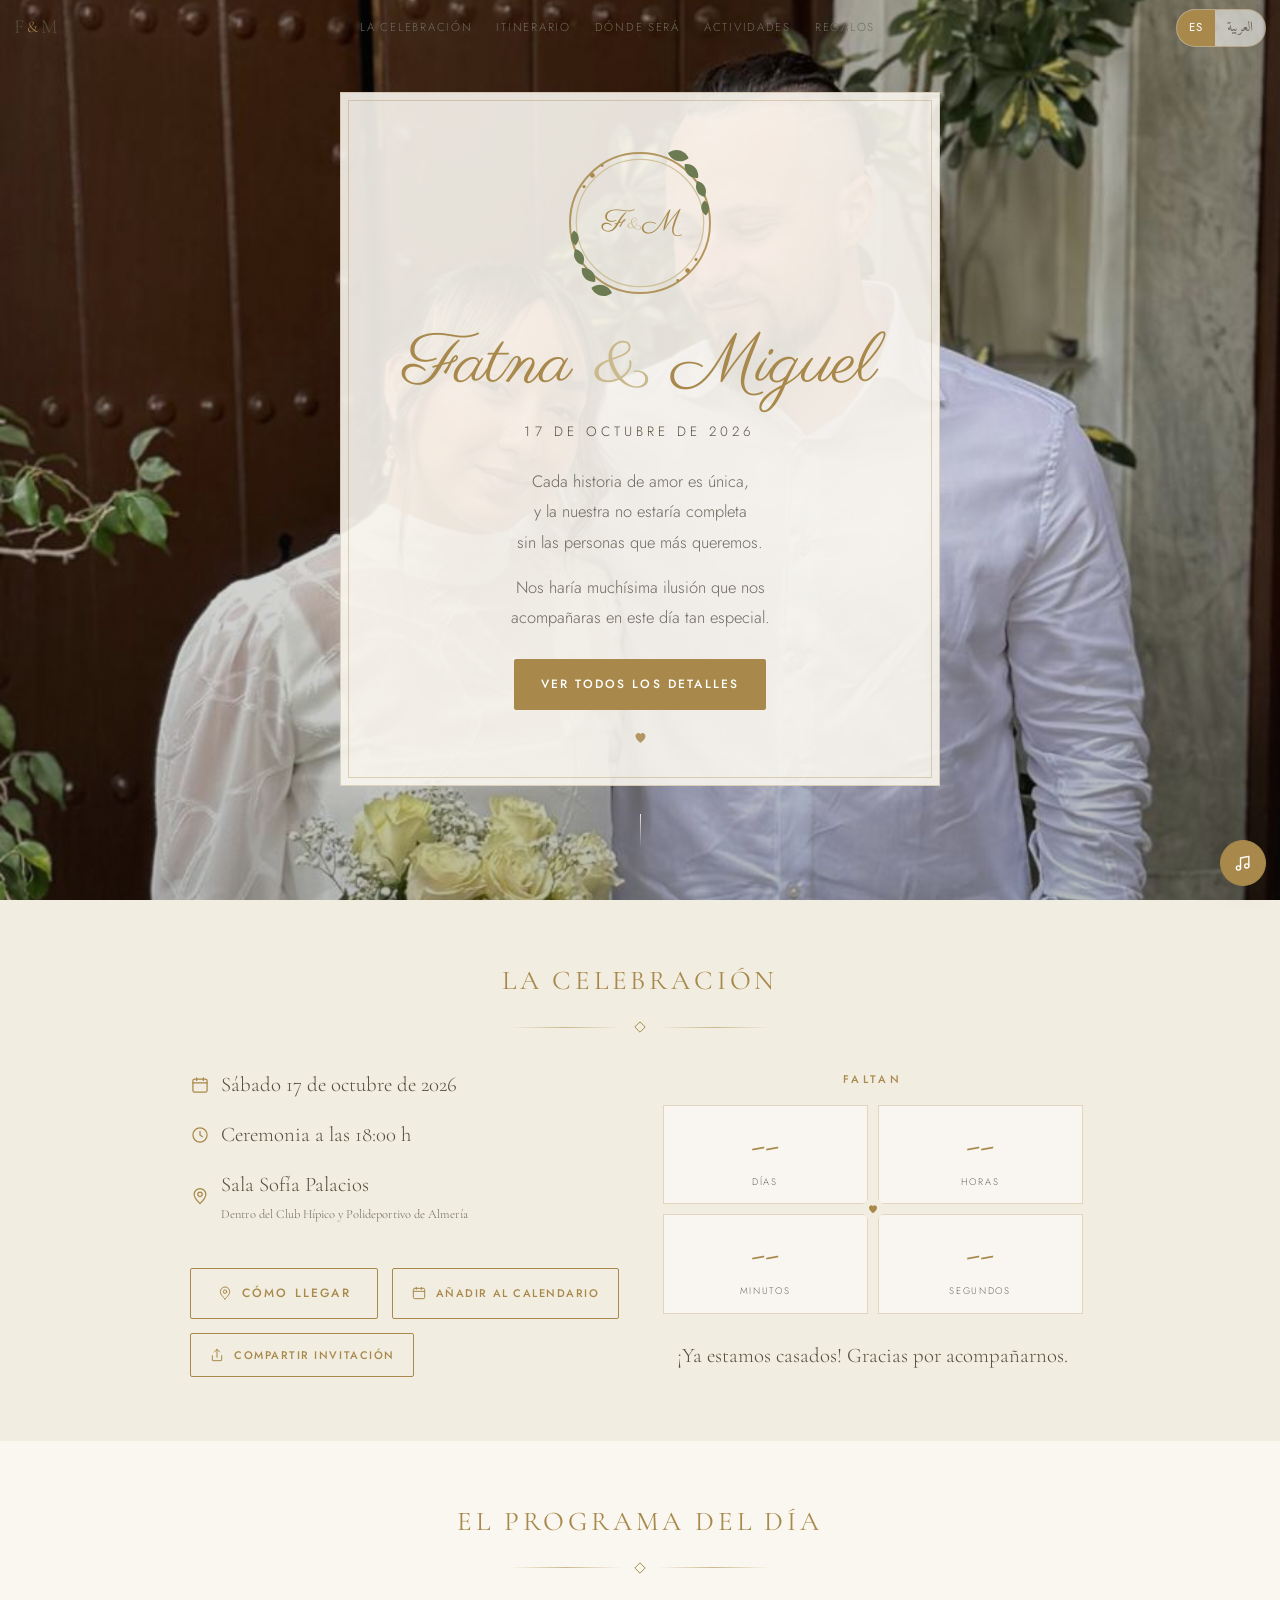
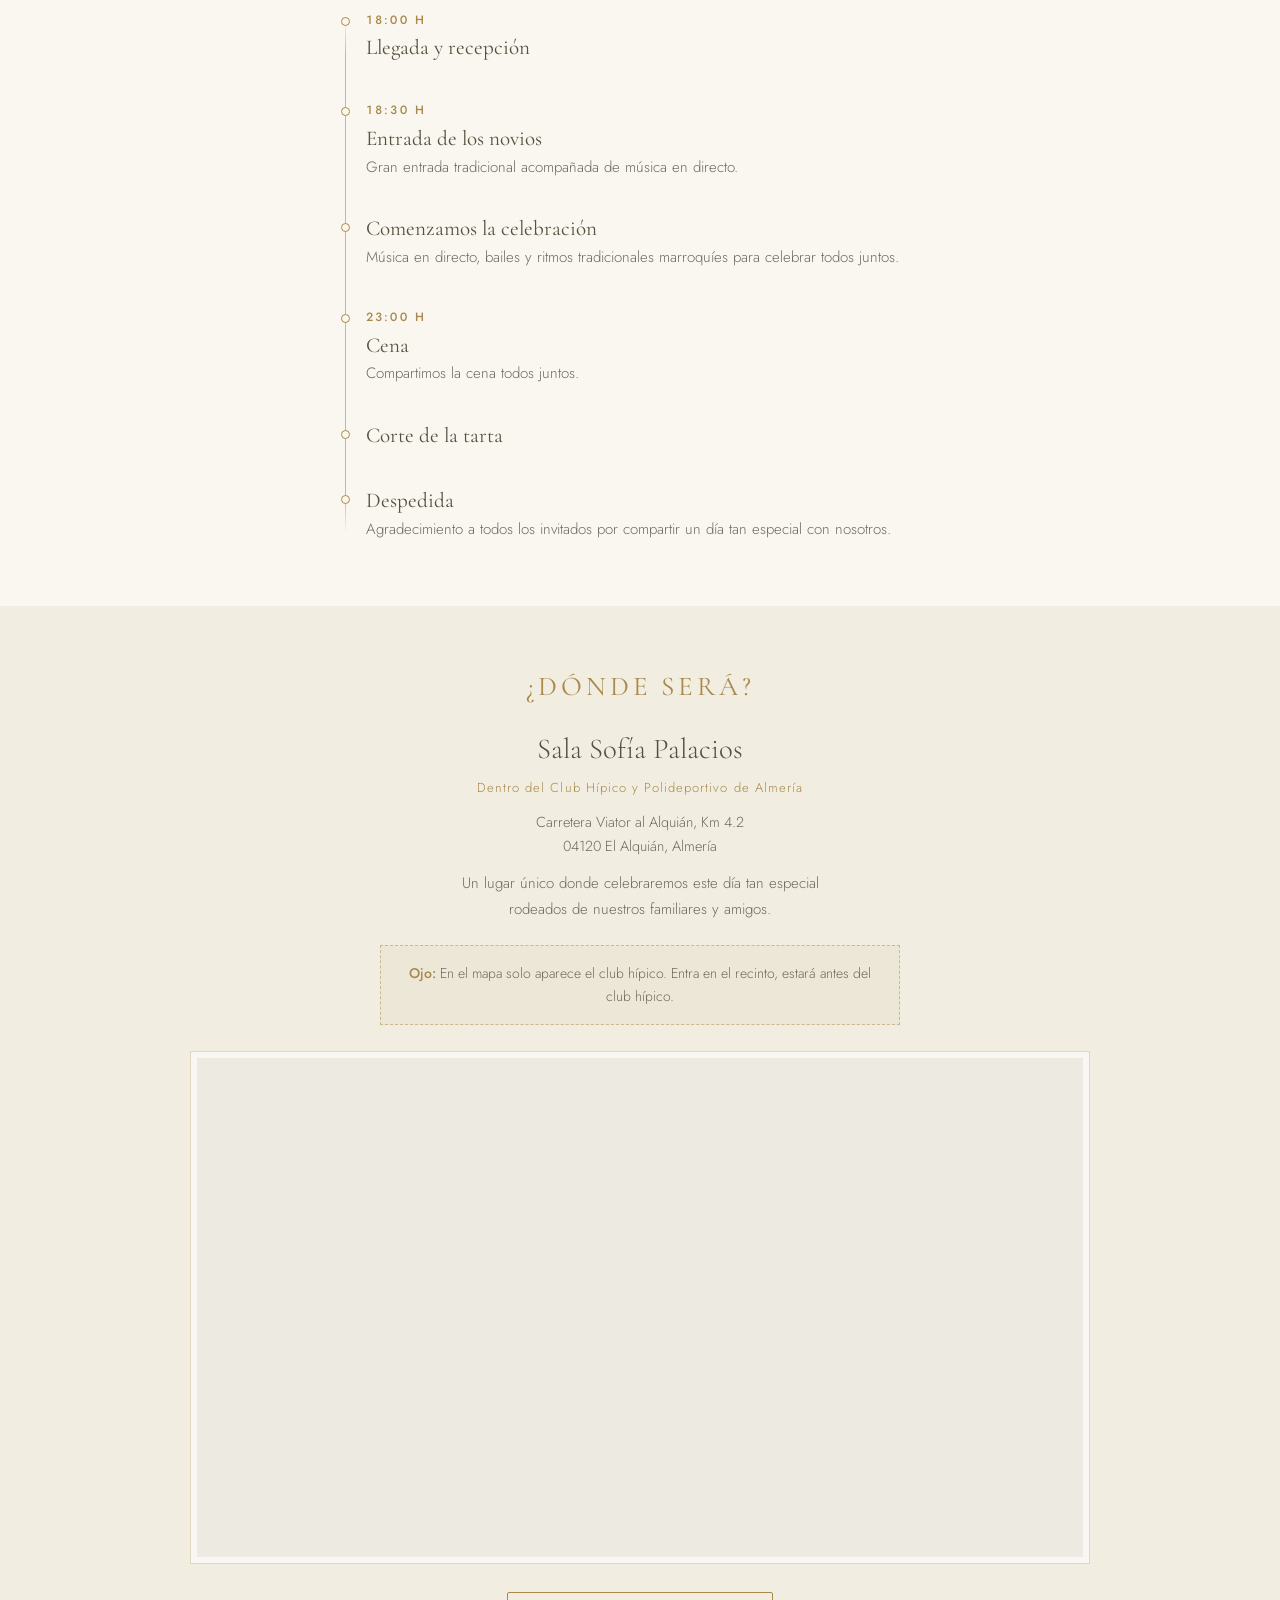
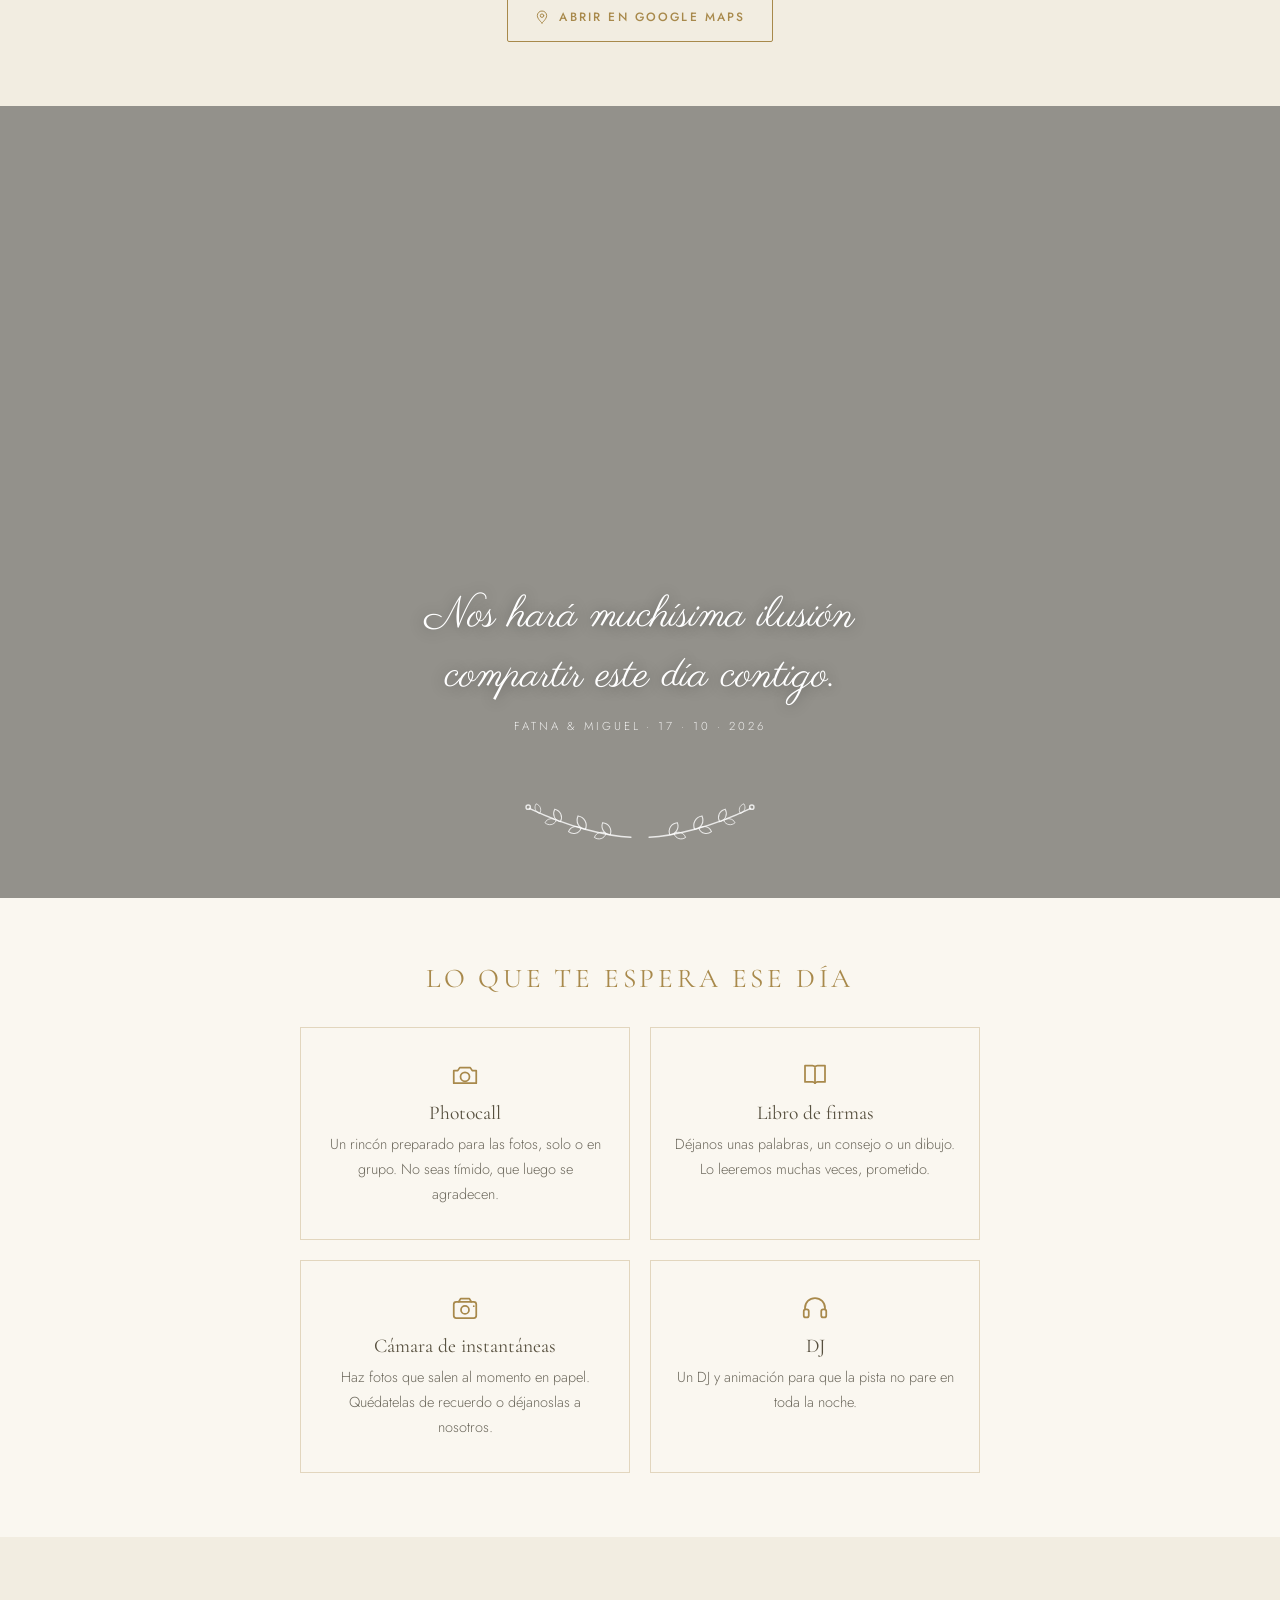
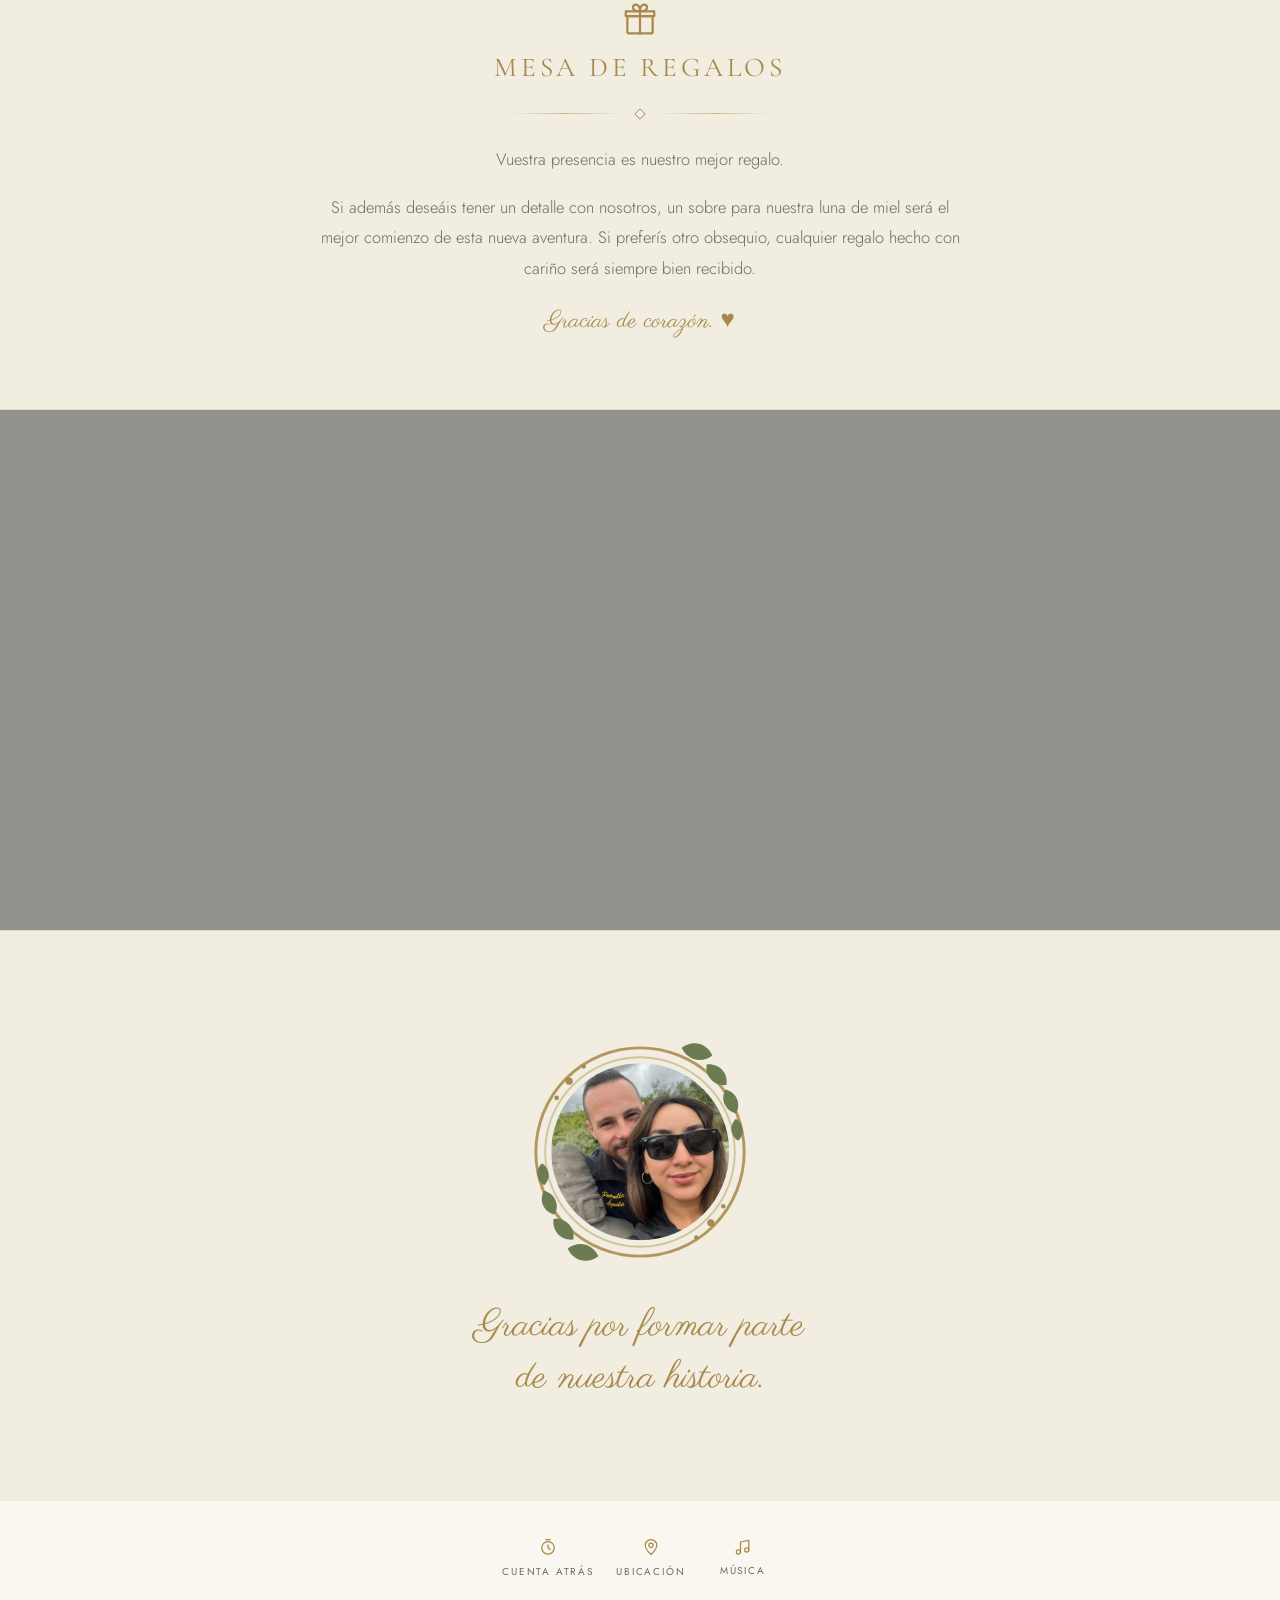
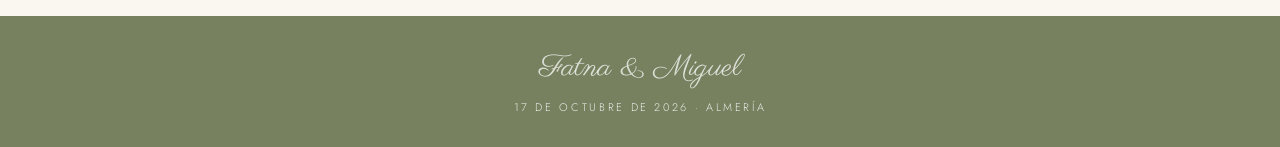
<file: index.html>
<!DOCTYPE html>
<html lang="es" dir="ltr">
<head>
<meta charset="UTF-8">
<meta name="viewport" content="width=device-width, initial-scale=1, viewport-fit=cover">
<title>Fatna &amp; Miguel · 17 de octubre de 2026</title>
<meta name="description" content="Invitación de la boda de Fatna y Miguel. 17 de octubre de 2026, Sala Sofía Palacios, El Alquián, Almería.">

<meta name="theme-color" content="#FAF7F0">
<meta name="color-scheme" content="light">
<meta name="format-detection" content="telephone=no">
<meta name="apple-mobile-web-app-capable" content="yes">
<meta name="apple-mobile-web-app-status-bar-style" content="default">
<meta name="apple-mobile-web-app-title" content="Fatna & Miguel">

<meta property="og:type" content="website">
<meta property="og:title" content="Fatna & Miguel · Nos casamos">
<meta property="og:description" content="17 de octubre de 2026 · Sala Sofía Palacios, El Alquián, Almería. Toda la información de la boda aquí.">
<meta property="og:locale" content="es_ES">

<link rel="preconnect" href="https://fonts.googleapis.com">
<link rel="preconnect" href="https://fonts.gstatic.com" crossorigin>
<link rel="stylesheet" href="https://fonts.googleapis.com/css2?family=Amiri:wght@400;700&family=Cormorant+Garamond:ital,wght@0,300;0,400;0,500;0,600;1,400&family=Jost:wght@300;400;500&family=Parisienne&display=swap">

<link rel="stylesheet" href="styles.css">
<script src="script.js" defer></script>
</head>

<body>

<a class="saltar" href="#contenido">Saltar al contenido</a>

<!-- ================================================================
     DIBUJOS REUTILIZABLES
     (hojas, ramitas, rosas y la corona dorada de la imagen de
     referencia: dos aros dorados con hojas verdes y puntitos de oro)
     ================================================================ -->
<svg class="defs" width="0" height="0" aria-hidden="true" focusable="false">
  <defs>
    <g id="hoja"><path d="M0 0 C5 -6.5 14 -6.5 19 0 C14 6.5 5 6.5 0 0 Z"/></g>

    <g id="ramita">
      <path d="M2 35 C24 34 60 26 100 7" fill="none" stroke="currentColor" stroke-width="1.4" stroke-linecap="round" vector-effect="non-scaling-stroke"/>
      <use href="#hoja" transform="translate(22,32.5) rotate(-58) scale(.72)"/>
      <use href="#hoja" transform="translate(26,31.5) rotate(18) scale(.62)"/>
      <use href="#hoja" transform="translate(46,27.5) rotate(-62) scale(.78)"/>
      <use href="#hoja" transform="translate(50,26.5) rotate(14) scale(.66)"/>
      <use href="#hoja" transform="translate(70,20) rotate(-66) scale(.7)"/>
      <use href="#hoja" transform="translate(74,19) rotate(10) scale(.58)"/>
      <use href="#hoja" transform="translate(90,12) rotate(-70) scale(.52)"/>
      <circle cx="101" cy="6" r="2.1" fill="none" stroke="currentColor" stroke-width="1.4" vector-effect="non-scaling-stroke"/>
    </g>

    <!-- Rosa blanca estilizada (para las esquinas florales) -->
    <g id="rosa">
      <path d="M0-17 C10-17 17-9.5 17 0 C17 10.5 8.5 17 0 17 C-9.5 17 -17 9.5 -17 0 C-17 -9.5 -9.5 -17 0 -17 Z" fill="#FEFCF6" stroke="#E2D6BC" stroke-width="1"/>
      <path d="M0-10.5 C6.5-10.5 10.5-5 10.5 .5 C10.5 6.5 5.5 10.5 0 10.5 C-6.5 10.5 -10.5 5.5 -10.5 0 C-10.5 -6 -6 -10.5 0 -10.5 Z" fill="#FAF5E9" stroke="#DFD2B4" stroke-width=".9"/>
      <path d="M0-5.2 C3.8-5.2 5.2-2.4 5.2 .4 C5.2 3.2 2.8 5.2 0 5.2 C-3.2 5.2 -5.2 2.8 -5.2 0 C-5.2 -2.8 -3.2 -5.2 0 -5.2 Z" fill="#F5EEDC" stroke="#D8CBAB" stroke-width=".8"/>
      <path d="M-4.8 -.6 C-3 -3.4 2 -3.8 4.4 -1" fill="none" stroke="#D3C5A2" stroke-width=".7" stroke-linecap="round"/>
      <path d="M-11.5 3.5 C-8 8 1 9.5 7.5 6" fill="none" stroke="#DCCFB0" stroke-width=".8" stroke-linecap="round"/>
    </g>

    <!-- Grupo floral de esquina: rosas + hojas + puntitos dorados -->
    <g id="floral-esquina">
      <g class="floral-hojas">
        <use href="#hoja" transform="translate(6,44) rotate(-38) scale(1.05)"/>
        <use href="#hoja" transform="translate(16,58) rotate(12) scale(.85)"/>
        <use href="#hoja" transform="translate(52,4) rotate(-16) scale(.9)"/>
        <use href="#hoja" transform="translate(70,10) rotate(28) scale(.7)"/>
        <use href="#hoja" transform="translate(58,52) rotate(52) scale(.75)"/>
      </g>
      <use href="#rosa" transform="translate(34,30)"/>
      <use href="#rosa" transform="translate(68,42) scale(.6)"/>
      <g class="floral-puntos">
        <circle cx="84" cy="22" r="1.7"/>
        <circle cx="90" cy="30" r="1.1"/>
        <circle cx="14" cy="14" r="1.4"/>
        <circle cx="24" cy="8" r="1"/>
      </g>
    </g>

    <!-- Corona: dos aros dorados con ramitas de hojas (imagen de referencia) -->
    <g id="corona">
      <circle cx="60" cy="60" r="50" fill="none" class="corona-aro-1"/>
      <circle cx="60" cy="60" r="45.5" fill="none" class="corona-aro-2"/>
      <g class="corona-hojas">
        <use href="#hoja" transform="translate(80,10) rotate(14) scale(.8)"/>
        <use href="#hoja" transform="translate(92,18) rotate(46) scale(.72)"/>
        <use href="#hoja" transform="translate(101,30) rotate(66) scale(.66)"/>
        <use href="#hoja" transform="translate(106,44) rotate(84) scale(.56)"/>
        <use href="#hoja" transform="translate(40,110) rotate(194) scale(.8)"/>
        <use href="#hoja" transform="translate(28,102) rotate(226) scale(.72)"/>
        <use href="#hoja" transform="translate(19,90) rotate(246) scale(.66)"/>
        <use href="#hoja" transform="translate(14,76) rotate(264) scale(.56)"/>
      </g>
      <g class="corona-puntos">
        <circle cx="26" cy="26" r="1.7"/>
        <circle cx="20" cy="34" r="1.1"/>
        <circle cx="33" cy="19" r="1"/>
        <circle cx="94" cy="94" r="1.7"/>
        <circle cx="100" cy="86" r="1.1"/>
        <circle cx="87" cy="101" r="1"/>
      </g>
    </g>
  </defs>
</svg>

<!-- ================================================================
     BARRA SUPERIOR
     ================================================================ -->
<header class="barra" id="barra">
  <a class="monograma" href="#inicio" aria-label="Inicio">F<span>&amp;</span>M</a>

  <nav class="barra-nav" aria-label="Secciones">
    <a href="#celebracion" data-ar="الاحتفال">La celebración</a>
    <a href="#itinerario" data-ar="البرنامج">Itinerario</a>
    <a href="#ubicacion" data-ar="المكان">Dónde será</a>
    <a href="#actividades" data-ar="الأنشطة">Actividades</a>
    <a href="#regalos" data-ar="الهدايا">Regalos</a>
  </nav>

  <div class="barra-acciones">
    <div class="idioma" role="group" aria-label="Idioma / اللغة">
      <button type="button" id="btn-es" aria-pressed="true">ES</button>
      <button type="button" id="btn-ar" aria-pressed="false" lang="ar">العربية</button>
    </div>

    <button type="button" class="hamburguesa" id="btn-menu" aria-expanded="false" aria-controls="menu" aria-label="Abrir menú">
      <span></span><span></span><span></span>
    </button>
  </div>
</header>

<!-- ================================================================
     MENÚ A PANTALLA COMPLETA (solo móvil)
     ================================================================ -->
<div class="menu" id="menu" hidden>
  <nav class="menu-nav" aria-label="Menú">
    <a href="#celebracion" data-ar="الاحتفال">La celebración</a>
    <a href="#itinerario" data-ar="البرنامج">Itinerario</a>
    <a href="#ubicacion" data-ar="المكان">Dónde será</a>
    <a href="#actividades" data-ar="الأنشطة">Actividades</a>
    <a href="#regalos" data-ar="الهدايا">Regalos</a>
  </nav>

  <svg class="ramita menu-adorno" viewBox="0 0 106 40" aria-hidden="true"><use href="#ramita"/></svg>
</div>

<main id="contenido">

<!-- ================================================================
     1 · PORTADA
     -----------------------------------------------------------------
     La foto de fondo se pone en script.js, en CONFIG.fotos.portada.
     Mientras no exista el archivo, la portada se ve en papel marfil
     como hasta ahora (no se rompe nada).
     ================================================================ -->
<section class="portada" id="inicio">
  <svg class="floral esquina-a" viewBox="0 0 100 70" aria-hidden="true"><use href="#floral-esquina"/></svg>
  <svg class="floral esquina-b" viewBox="0 0 100 70" aria-hidden="true"><use href="#floral-esquina"/></svg>

  <div class="portada-marco animar">
    <div class="corona-monograma" aria-hidden="true">
      <svg viewBox="0 0 120 120"><use href="#corona"/></svg>
      <span class="corona-letras">F<i>&amp;</i>M</span>
    </div>

    <h1 class="portada-nombres">
      <span data-ar="فاطنة">Fatna</span>
      <span class="amp" aria-hidden="true" data-ar="و">&amp;</span>
      <span data-ar="ميغيل">Miguel</span>
    </h1>

    <p class="portada-fecha" data-ar="١٧ أكتوبر ٢٠٢٦">17 de octubre de 2026</p>

    <div class="texto portada-texto">
      <p data-ar="كل قصة حب فريدة،<br>وقصتنا لن تكتمل<br>بدون أقرب الناس إلى قلبنا.">Cada historia de amor es única,<br>y la nuestra no estaría completa<br>sin las personas que más queremos.</p>
      <p data-ar="سيسعدنا كثيرًا أن ترافقنا<br>في هذا اليوم المميّز.">Nos haría muchísima ilusión que nos<br>acompañaras en este día tan especial.</p>
    </div>

    <a class="boton solido" href="#celebracion">
      <span data-ar="كل التفاصيل">Ver todos los detalles</span>
    </a>

    <svg class="corazoncito" viewBox="0 0 24 24" aria-hidden="true"><path d="M12 20.5S4 15 4 9.6C4 6.8 6.2 4.7 8.7 4.7c1.5 0 2.7.9 3.3 2.1.6-1.2 1.8-2.1 3.3-2.1 2.5 0 4.7 2.1 4.7 4.9 0 5.4-8 10.9-8 10.9Z" fill="currentColor"/></svg>
  </div>

  <div class="bajar" aria-hidden="true"><span></span></div>
</section>

<!-- ================================================================
     2 · LA CELEBRACIÓN (fecha + lugar + cuenta atrás en vivo)
     ================================================================ -->
<section id="celebracion" class="crema">
  <div class="contenedor centro">
    <h2 class="titulo animar" data-ar="الاحتفال">La celebración</h2>

    <div class="filete animar" aria-hidden="true">
      <span></span>
      <svg viewBox="0 0 12 12"><path d="M6 .8 11.2 6 6 11.2.8 6Z" fill="none" stroke="currentColor" stroke-width="1"/></svg>
      <span></span>
    </div>

    <div class="celebracion-grid">
      <div class="celebracion-datos animar retraso-1">
        <p class="dato-linea">
          <svg viewBox="0 0 24 24" fill="none" stroke="currentColor" stroke-width="1.5" stroke-linecap="round" stroke-linejoin="round" aria-hidden="true">
            <rect x="3.5" y="5" width="17" height="15.5" rx="2"/><path d="M3.5 9.5h17M8 3.5v3M16 3.5v3"/>
          </svg>
          <span data-ar="السبت ١٧ أكتوبر ٢٠٢٦">Sábado 17 de octubre de 2026</span>
        </p>
        <p class="dato-linea">
          <svg viewBox="0 0 24 24" fill="none" stroke="currentColor" stroke-width="1.5" stroke-linecap="round" stroke-linejoin="round" aria-hidden="true">
            <circle cx="12" cy="12" r="8.5"/><path d="M12 7.5V12l3 2"/>
          </svg>
          <span data-ar="الساعة ٦ مساءً">Ceremonia a las 18:00 h</span>
        </p>
        <p class="dato-linea">
          <svg viewBox="0 0 24 24" fill="none" stroke="currentColor" stroke-width="1.5" stroke-linecap="round" stroke-linejoin="round" aria-hidden="true">
            <path d="M12 21s7-6.2 7-11a7 7 0 1 0-14 0c0 4.8 7 11 7 11Z"/><circle cx="12" cy="10" r="2.6"/>
          </svg>
          <span data-ar="قاعة صوفيا بالاثيوس<small>داخل النادي الفروسي والمركّب الرياضي بألميريا</small>">Sala Sofía Palacios<small>Dentro del Club Hípico y Polideportivo de Almería</small></span>
        </p>

        <div class="acciones-secundarias">
          <a class="boton enlace-mapa" id="btn-mapa" href="#ubicacion" target="_blank" rel="noopener noreferrer">
            <svg viewBox="0 0 24 24" fill="none" stroke="currentColor" stroke-width="1.5" stroke-linecap="round" stroke-linejoin="round" aria-hidden="true">
              <path d="M12 21s7-6.2 7-11a7 7 0 1 0-14 0c0 4.8 7 11 7 11Z"/><circle cx="12" cy="10" r="2.6"/>
            </svg>
            <span data-ar="كيفية الوصول">Cómo llegar</span>
          </a>
          <button type="button" class="boton fino" id="btn-calendario">
            <svg viewBox="0 0 24 24" fill="none" stroke="currentColor" stroke-width="1.5" stroke-linecap="round" stroke-linejoin="round" aria-hidden="true">
              <rect x="3.5" y="5" width="17" height="15.5" rx="2"/><path d="M3.5 9.5h17M8 3.5v3M16 3.5v3"/>
            </svg>
            <span data-ar="أضِف إلى التقويم">Añadir al calendario</span>
          </button>
          <button type="button" class="boton fino" id="btn-compartir" hidden>
            <svg viewBox="0 0 24 24" fill="none" stroke="currentColor" stroke-width="1.5" stroke-linecap="round" stroke-linejoin="round" aria-hidden="true">
              <path d="M12 3.5v12M12 3.5 8 7.5M12 3.5l4 4M5 13v6.5a1 1 0 0 0 1 1h12a1 1 0 0 0 1-1V13"/>
            </svg>
            <span data-ar="شارك الدعوة">Compartir invitación</span>
          </button>
        </div>
      </div>

      <div class="celebracion-reloj animar retraso-2">
        <p class="antetitulo" data-ar="باقي">Faltan</p>

        <div class="reloj" id="reloj">
          <div class="reloj-caja"><b id="cd-dias">--</b><span data-ar="أيام">Días</span></div>
          <div class="reloj-caja"><b id="cd-horas">--</b><span data-ar="ساعات">Horas</span></div>
          <div class="reloj-caja"><b id="cd-min">--</b><span data-ar="دقائق">Minutos</span></div>
          <div class="reloj-caja"><b id="cd-seg">--</b><span data-ar="ثوانٍ">Segundos</span></div>
          <svg class="reloj-corazon" viewBox="0 0 24 24" aria-hidden="true"><path d="M12 20.5S4 15 4 9.6C4 6.8 6.2 4.7 8.7 4.7c1.5 0 2.7.9 3.3 2.1.6-1.2 1.8-2.1 3.3-2.1 2.5 0 4.7 2.1 4.7 4.9 0 5.4-8 10.9-8 10.9Z" fill="currentColor"/></svg>
        </div>

        <p class="reloj-aviso" id="cd-aviso" hidden></p>
      </div>
    </div>
  </div>
</section>

<!-- ================================================================
     3 · ITINERARIO
     ================================================================ -->
<section id="itinerario">
  <div class="contenedor centro">
    <h2 class="titulo animar" data-ar="برنامج اليوم">El programa del día</h2>

    <div class="filete animar" aria-hidden="true">
      <span></span>
      <svg viewBox="0 0 12 12"><path d="M6 .8 11.2 6 6 11.2.8 6Z" fill="none" stroke="currentColor" stroke-width="1"/></svg>
      <span></span>
    </div>

    <!-- EDITAR HORAS: los momentos con hora llevan la línea lt-hora; los
         que aún no tienen hora cerrada van sin ella (basta con quitar o
         poner esa línea dentro del <li>). -->
    <ol class="linea-tiempo">
      <li class="animar">
        <p class="lt-hora" data-ar="الساعة ٦:٠٠ مساءً">18:00 h</p>
        <div class="lt-cuerpo">
          <h3><span data-ar="الوصول والاستقبال">Llegada y recepción</span></h3>
        </div>
      </li>
      <li class="animar">
        <p class="lt-hora" data-ar="الساعة ٦:٣٠ مساءً">18:30 h</p>
        <div class="lt-cuerpo">
          <h3><span data-ar="دخول العروسين">Entrada de los novios</span></h3>
          <p data-ar="دخول تقليدي كبير على أنغام الموسيقى الحيّة.">Gran entrada tradicional acompañada de música en directo.</p>
        </div>
      </li>
      <li class="animar">
        <div class="lt-cuerpo">
          <h3><span data-ar="تبدأ الاحتفالات">Comenzamos la celebración</span></h3>
          <p data-ar="موسيقى حيّة ورقصات تقليدية وإيقاعات مغربية نحتفل بها جميعًا معًا.">Música en directo, bailes y ritmos tradicionales marroquíes para celebrar todos juntos.</p>
        </div>
      </li>
      <li class="animar">
        <p class="lt-hora" data-ar="الساعة ١١ مساءً">23:00 h</p>
        <div class="lt-cuerpo">
          <h3><span data-ar="العشاء">Cena</span></h3>
          <p data-ar="نتقاسم العشاء جميعًا معًا.">Compartimos la cena todos juntos.</p>
        </div>
      </li>
      <li class="animar">
        <div class="lt-cuerpo">
          <h3><span data-ar="تقطيع الكعكة">Corte de la tarta</span></h3>
        </div>
      </li>
      <li class="animar">
        <div class="lt-cuerpo">
          <h3><span data-ar="الوداع">Despedida</span></h3>
          <p data-ar="شكرًا لكل المدعوّين على مشاركتنا هذا اليوم المميّز.">Agradecimiento a todos los invitados por compartir un día tan especial con nosotros.</p>
        </div>
      </li>
    </ol>
  </div>
</section>

<!-- ================================================================
     4 · DÓNDE SERÁ
     ================================================================ -->
<section id="ubicacion" class="crema">
  <div class="contenedor centro">
    <h2 class="titulo animar" data-ar="أين سيكون؟">¿Dónde será?</h2>

    <div class="lugar animar retraso-1">
      <p class="lugar-nombre" data-ar="قاعة صوفيا بالاثيوس">Sala Sofía Palacios</p>
      <p class="lugar-club" data-ar="داخل النادي الفروسي والمركّب الرياضي بألميريا">Dentro del Club Hípico y Polideportivo de Almería</p>
      <p class="lugar-dir" data-ar="طريق فياطور نحو الألكيان، كم ٤٫٢<br>٠٤١٢٠ الألكيان، ألميريا">Carretera Viator al Alquián, Km 4.2<br>04120 El Alquián, Almería</p>
      <p class="lugar-desc" data-ar="مكان مميّز سنحتفل فيه بهذا اليوم<br>محاطين بأهلنا وأصدقائنا.">Un lugar único donde celebraremos este día tan especial<br>rodeados de nuestros familiares y amigos.</p>
    </div>

    <!-- Sin esta nota la gente se queda en la entrada: en el mapa solo
         aparece el club hípico, y la sala está más adentro del recinto. -->
    <p class="lugar-aviso animar retraso-1" data-ar="<strong>ملاحظة:</strong> في الخرائط يظهر النادي الفروسي فقط. ادخل إلى الحرم؛ القاعة قبل النادي الفروسي.">
      <strong>Ojo:</strong> En el mapa solo aparece el club hípico.
      Entra en el recinto, estará antes del club hípico.
    </p>

    <!-- El mapa se monta desde CONFIG y no se descarga hasta que se acerca
         a la pantalla, para no gastar datos móviles de quien solo abre la
         invitación a mirar la fecha. -->
    <div class="mapa animar retraso-1" id="mapa">
      <iframe
        title="Mapa del Club Hípico y Polideportivo de Almería, donde está la Sala Sofía Palacios"
        loading="lazy"
        referrerpolicy="no-referrer-when-downgrade"
        allowfullscreen></iframe>
      <p class="mapa-cargando" data-ar="جارٍ تحميل الخريطة…">Cargando el mapa…</p>
    </div>

    <div class="animar retraso-2 acciones-secundarias">
      <a class="boton enlace-mapa" href="#ubicacion" target="_blank" rel="noopener noreferrer">
        <svg viewBox="0 0 24 24" fill="none" stroke="currentColor" stroke-width="1.5" stroke-linecap="round" stroke-linejoin="round" aria-hidden="true">
          <path d="M12 21s7-6.2 7-11a7 7 0 1 0-14 0c0 4.8 7 11 7 11Z"/><circle cx="12" cy="10" r="2.6"/>
        </svg>
        <span data-ar="افتح في خرائط جوجل">Abrir en Google Maps</span>
      </a>
    </div>
  </div>
</section>

<!-- ================================================================
     5 · FOTO CON FRASE (efecto parallax con capa oscura)
     -----------------------------------------------------------------
     La foto se pone en script.js, en CONFIG.fotos.parallax (la del
     arco con las vistas al valle). Mientras no exista el archivo, la
     sección se ve en crema con el texto en tinta, sin romperse.
     ================================================================ -->
<section class="parallax" id="parallax">
  <div class="parallax-velo"></div>
  <div class="contenedor centro parallax-contenido">
    <p class="parallax-frase animar" data-ar="سيسعدنا كثيرًا<br>أن نتقاسم معك هذا اليوم.">Nos hará muchísima ilusión<br>compartir este día contigo.</p>
    <p class="parallax-firma animar retraso-1" data-ar="فاطنة وميغيل · ١٧ · ١٠ · ٢٠٢٦">Fatna &amp; Miguel · 17 · 10 · 2026</p>
    <!-- Las ramitas van debajo del texto: arriba caían sobre las caras -->
    <div class="ramitas animar retraso-2" aria-hidden="true">
      <svg class="ramita espejo" viewBox="0 0 106 40"><use href="#ramita"/></svg>
      <svg class="ramita" viewBox="0 0 106 40"><use href="#ramita"/></svg>
    </div>
  </div>
</section>

<!-- ================================================================
     6 · ACTIVIDADES
     ================================================================ -->
<section id="actividades">
  <div class="contenedor centro">
    <h2 class="titulo animar" data-ar="ما ينتظرك في ذلك اليوم">Lo que te espera ese día</h2>

    <ul class="tarjetas">
      <li class="tarjeta animar">
        <span class="tarjeta-icono" aria-hidden="true">
          <svg viewBox="0 0 24 24" fill="none" stroke="currentColor" stroke-width="1.4" stroke-linecap="round" stroke-linejoin="round">
            <path d="M3 8.5h3.2l1.6-2.4h8.4l1.6 2.4H21v10H3Z"/><circle cx="12" cy="13.4" r="3.6"/>
          </svg>
        </span>
        <h3 data-ar="ركن التصوير">Photocall</h3>
        <p data-ar="ركن مُجهَّز للصور، بمفردك أو مع الجميع. لا تخجل، ستشكرنا لاحقًا.">Un rincón preparado para las fotos, solo o en grupo. No seas tímido, que luego se agradecen.</p>
      </li>

      <li class="tarjeta animar retraso-1">
        <span class="tarjeta-icono" aria-hidden="true">
          <svg viewBox="0 0 24 24" fill="none" stroke="currentColor" stroke-width="1.4" stroke-linecap="round" stroke-linejoin="round">
            <path d="M4 4.5h6a2.5 2.5 0 0 1 2 1 2.5 2.5 0 0 1 2-1h6v13h-6a2.5 2.5 0 0 0-2 1 2.5 2.5 0 0 0-2-1H4Z"/><path d="M12 6.5v12"/>
          </svg>
        </span>
        <h3 data-ar="دفتر التوقيعات">Libro de firmas</h3>
        <p data-ar="اترك لنا كلمة أو نصيحة أو رسمًا. سنقرأه مرارًا، نعِدك بذلك.">Déjanos unas palabras, un consejo o un dibujo. Lo leeremos muchas veces, prometido.</p>
      </li>

      <li class="tarjeta animar retraso-2">
        <span class="tarjeta-icono" aria-hidden="true">
          <svg viewBox="0 0 24 24" fill="none" stroke="currentColor" stroke-width="1.4" stroke-linecap="round" stroke-linejoin="round">
            <rect x="3" y="7" width="18" height="13" rx="2"/><path d="M7 7l1.5-2.5h7L17 7"/><circle cx="12" cy="13.5" r="3.2"/><path d="M19 10.5h.01"/>
          </svg>
        </span>
        <h3 data-ar="كاميرا فورية">Cámara de instantáneas</h3>
        <p data-ar="التقط صورًا فورية تخرج على الورق في الحال، واحتفظ بها أو اتركها لنا ذكرى.">Haz fotos que salen al momento en papel. Quédatelas de recuerdo o déjanoslas a nosotros.</p>
      </li>

      <li class="tarjeta animar retraso-2">
        <span class="tarjeta-icono" aria-hidden="true">
          <svg viewBox="0 0 24 24" fill="none" stroke="currentColor" stroke-width="1.4" stroke-linecap="round" stroke-linejoin="round">
            <path d="M4 13v-1a8 8 0 0 1 16 0v1"/><rect x="3" y="13" width="4" height="6.5" rx="1.6"/><rect x="17" y="13" width="4" height="6.5" rx="1.6"/>
          </svg>
        </span>
        <h3 data-ar="دي جي">DJ</h3>
        <p data-ar="دي جي وتنشيط حتى لا تتوقف الحلبة طوال الليل.">Un DJ y animación para que la pista no pare en toda la noche.</p>
      </li>

    </ul>
  </div>
</section>

<!-- ================================================================
     7 · MESA DE REGALOS
     ================================================================ -->
<section id="regalos" class="crema">
  <div class="contenedor estrecho centro">
    <span class="tarjeta-icono regalos-icono animar" aria-hidden="true">
      <svg viewBox="0 0 24 24" fill="none" stroke="currentColor" stroke-width="1.4" stroke-linecap="round" stroke-linejoin="round">
        <rect x="4" y="9.5" width="16" height="11" rx="1"/><path d="M3 6.5h18v3H3zM12 6.5v14M12 6.5c-1.8 0-4.5-.7-4.5-2.6C7.5 2.6 9 2 10 2.4c1.3.5 2 2.3 2 4.1 0-1.8.7-3.6 2-4.1 1-.4 2.5.2 2.5 1.5 0 1.9-2.7 2.6-4.5 2.6Z"/>
      </svg>
    </span>

    <h2 class="titulo animar" data-ar="قائمة الهدايا">Mesa de regalos</h2>

    <div class="filete animar" aria-hidden="true">
      <span></span>
      <svg viewBox="0 0 12 12"><path d="M6 .8 11.2 6 6 11.2.8 6Z" fill="none" stroke="currentColor" stroke-width="1"/></svg>
      <span></span>
    </div>

    <div class="texto animar retraso-1">
      <p data-ar="حضوركم هو أجمل هدية لنا.">Vuestra presencia es nuestro mejor regalo.</p>
      <p data-ar="وإن أردتم أن تهدونا شيئًا، فظرفٌ يساعدنا في شهر العسل سيكون أجمل بداية لهذه المغامرة الجديدة. وإن فضّلتم هدية أخرى، فكل هدية تُقدَّم بمحبة ستكون موضع ترحيب دائمًا.">Si además deseáis tener un detalle con nosotros, un sobre para nuestra
      luna de miel será el mejor comienzo de esta nueva aventura. Si preferís
      otro obsequio, cualquier regalo hecho con cariño será siempre bien recibido.</p>
      <p class="regalos-gracias" data-ar="شكرًا من القلب. ♥">Gracias de corazón. ♥</p>
    </div>

  </div>
</section>

<!-- ================================================================
     8 · BANDA DE FOTO (respiro entre los regalos y el cierre)
     -----------------------------------------------------------------
     La foto se pone en script.js, en CONFIG.fotos.banda (el plano
     abierto de la puerta). Si el archivo no está, la banda entera
     desaparece y no queda ningún hueco raro.
     ================================================================ -->
<section class="banda-foto" id="banda-foto" role="img"
         aria-label="Fatna y Miguel a la puerta, el día de la boda civil" hidden></section>

<!-- ================================================================
     9 · CIERRE (foto del ramo dentro de la corona dorada)
     -----------------------------------------------------------------
     La foto se pone en script.js, en CONFIG.fotos.cierre.
     ================================================================ -->
<section class="cierre centro crema">
  <div class="contenedor estrecho">
    <div class="corona-foto animar" aria-hidden="true">
      <img id="foto-cierre" alt="" hidden>
      <svg viewBox="0 0 120 120"><use href="#corona"/></svg>
    </div>
    <p class="cierre-frase animar retraso-1" data-ar="شكرًا لأنك جزء<br>من قصتنا.">Gracias por formar parte<br>de nuestra historia.</p>
  </div>
</section>

</main>

<footer>
  <nav class="pie-enlaces" aria-label="Accesos rápidos">
    <a href="#celebracion">
      <svg viewBox="0 0 24 24" fill="none" stroke="currentColor" stroke-width="1.5" stroke-linecap="round" stroke-linejoin="round" aria-hidden="true">
        <circle cx="12" cy="13" r="7.5"/><path d="M12 9.5V13l2.5 2M9.5 3h5"/>
      </svg>
      <span data-ar="العد التنازلي">Cuenta atrás</span>
    </a>
    <a href="#ubicacion">
      <svg viewBox="0 0 24 24" fill="none" stroke="currentColor" stroke-width="1.5" stroke-linecap="round" stroke-linejoin="round" aria-hidden="true">
        <path d="M12 21s7-6.2 7-11a7 7 0 1 0-14 0c0 4.8 7 11 7 11Z"/><circle cx="12" cy="10" r="2.6"/>
      </svg>
      <span data-ar="المكان">Ubicación</span>
    </a>
    <button type="button" class="pie-musica" id="btn-musica-pie">
      <svg viewBox="0 0 24 24" fill="none" stroke="currentColor" stroke-width="1.5" stroke-linecap="round" stroke-linejoin="round" aria-hidden="true">
        <path d="M9 18V6l10-2v11.5"/><circle cx="6.5" cy="18" r="2.5"/><circle cx="16.5" cy="15.5" r="2.5"/>
      </svg>
      <span data-ar="الموسيقى">Música</span>
    </button>
  </nav>

  <div class="pie-banda">
    <p class="pie-nombres"><span data-ar="فاطنة">Fatna</span> <span data-ar="و">&amp;</span> <span data-ar="ميغيل">Miguel</span></p>
    <p class="pie-fecha" data-ar="١٧ أكتوبر ٢٠٢٦ · ألميريا">17 de octubre de 2026 · Almería</p>
  </div>
</footer>

<!-- ================================================================
     BARRA DE ACCIONES INFERIOR (solo móvil)
     ================================================================ -->
<div class="barra-inferior" id="barra-inferior" hidden>
  <a class="boton fino" href="#itinerario">
    <svg viewBox="0 0 24 24" fill="none" stroke="currentColor" stroke-width="1.5" stroke-linecap="round" stroke-linejoin="round" aria-hidden="true">
      <circle cx="12" cy="13" r="7.5"/><path d="M12 9.5V13l2.5 2M9.5 3h5"/>
    </svg>
    <span data-ar="البرنامج">Programa</span>
  </a>
  <a class="boton solido enlace-mapa" href="#ubicacion" target="_blank" rel="noopener noreferrer">
    <svg viewBox="0 0 24 24" fill="none" stroke="currentColor" stroke-width="1.6" stroke-linecap="round" stroke-linejoin="round" aria-hidden="true">
      <path d="M12 21s7-6.2 7-11a7 7 0 1 0-14 0c0 4.8 7 11 7 11Z"/><circle cx="12" cy="10" r="2.6"/>
    </svg>
    <span data-ar="كيفية الوصول">Cómo llegar</span>
  </a>
</div>

<!-- Botón flotante de la música: empieza siempre en silencio y solo
     suena si el invitado lo pulsa (los navegadores bloquean el
     autoplay con sonido, y además así no asustamos a nadie). -->
<button type="button" class="boton-musica" id="btn-musica" hidden aria-pressed="false" aria-label="Activar la música">
  <svg viewBox="0 0 24 24" fill="none" stroke="currentColor" stroke-width="1.6" stroke-linecap="round" stroke-linejoin="round" aria-hidden="true">
    <path d="M9 18V6l10-2v11.5"/><circle cx="6.5" cy="18" r="2.5"/><circle cx="16.5" cy="15.5" r="2.5"/>
  </svg>
</button>

<!-- Mensajes breves (copiado de enlace, calendario descargado, etc.) -->
<p class="mensaje" id="mensaje" role="status" aria-live="polite"></p>

</body>
</html>
</file>
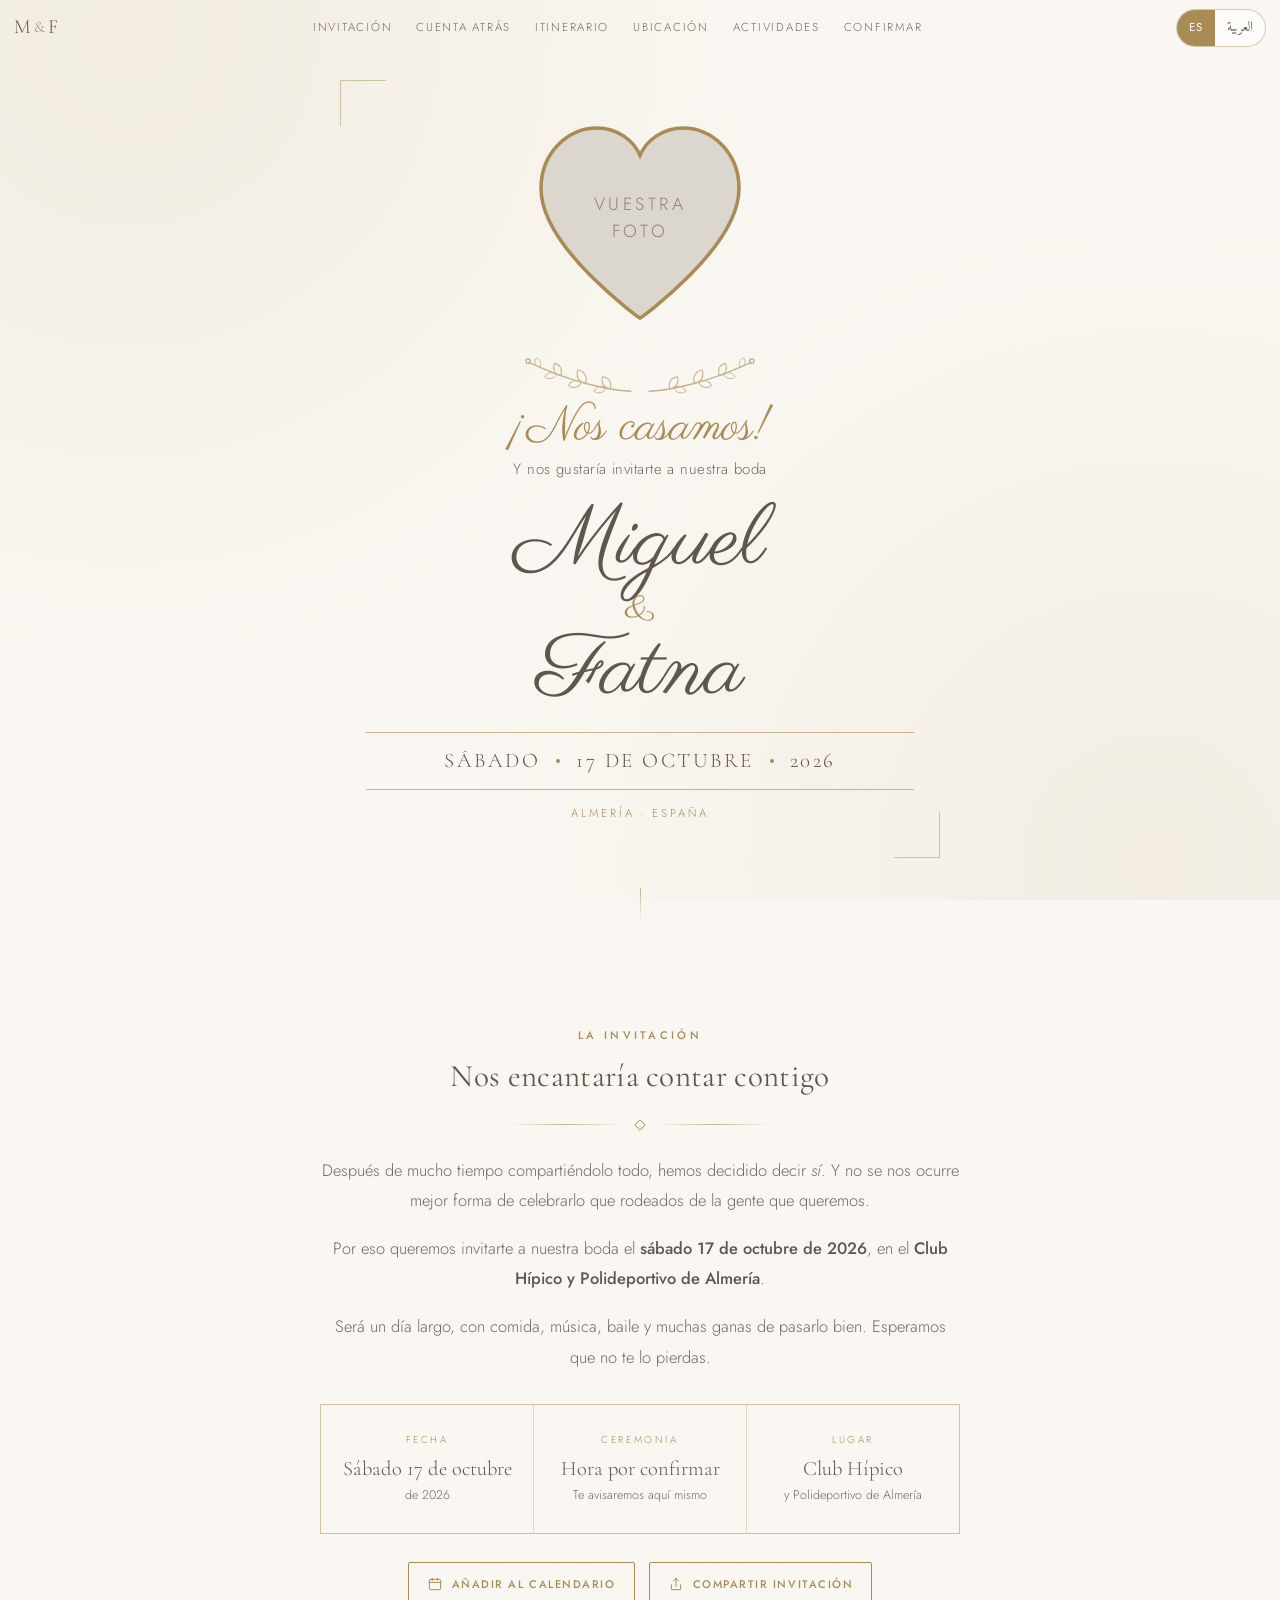
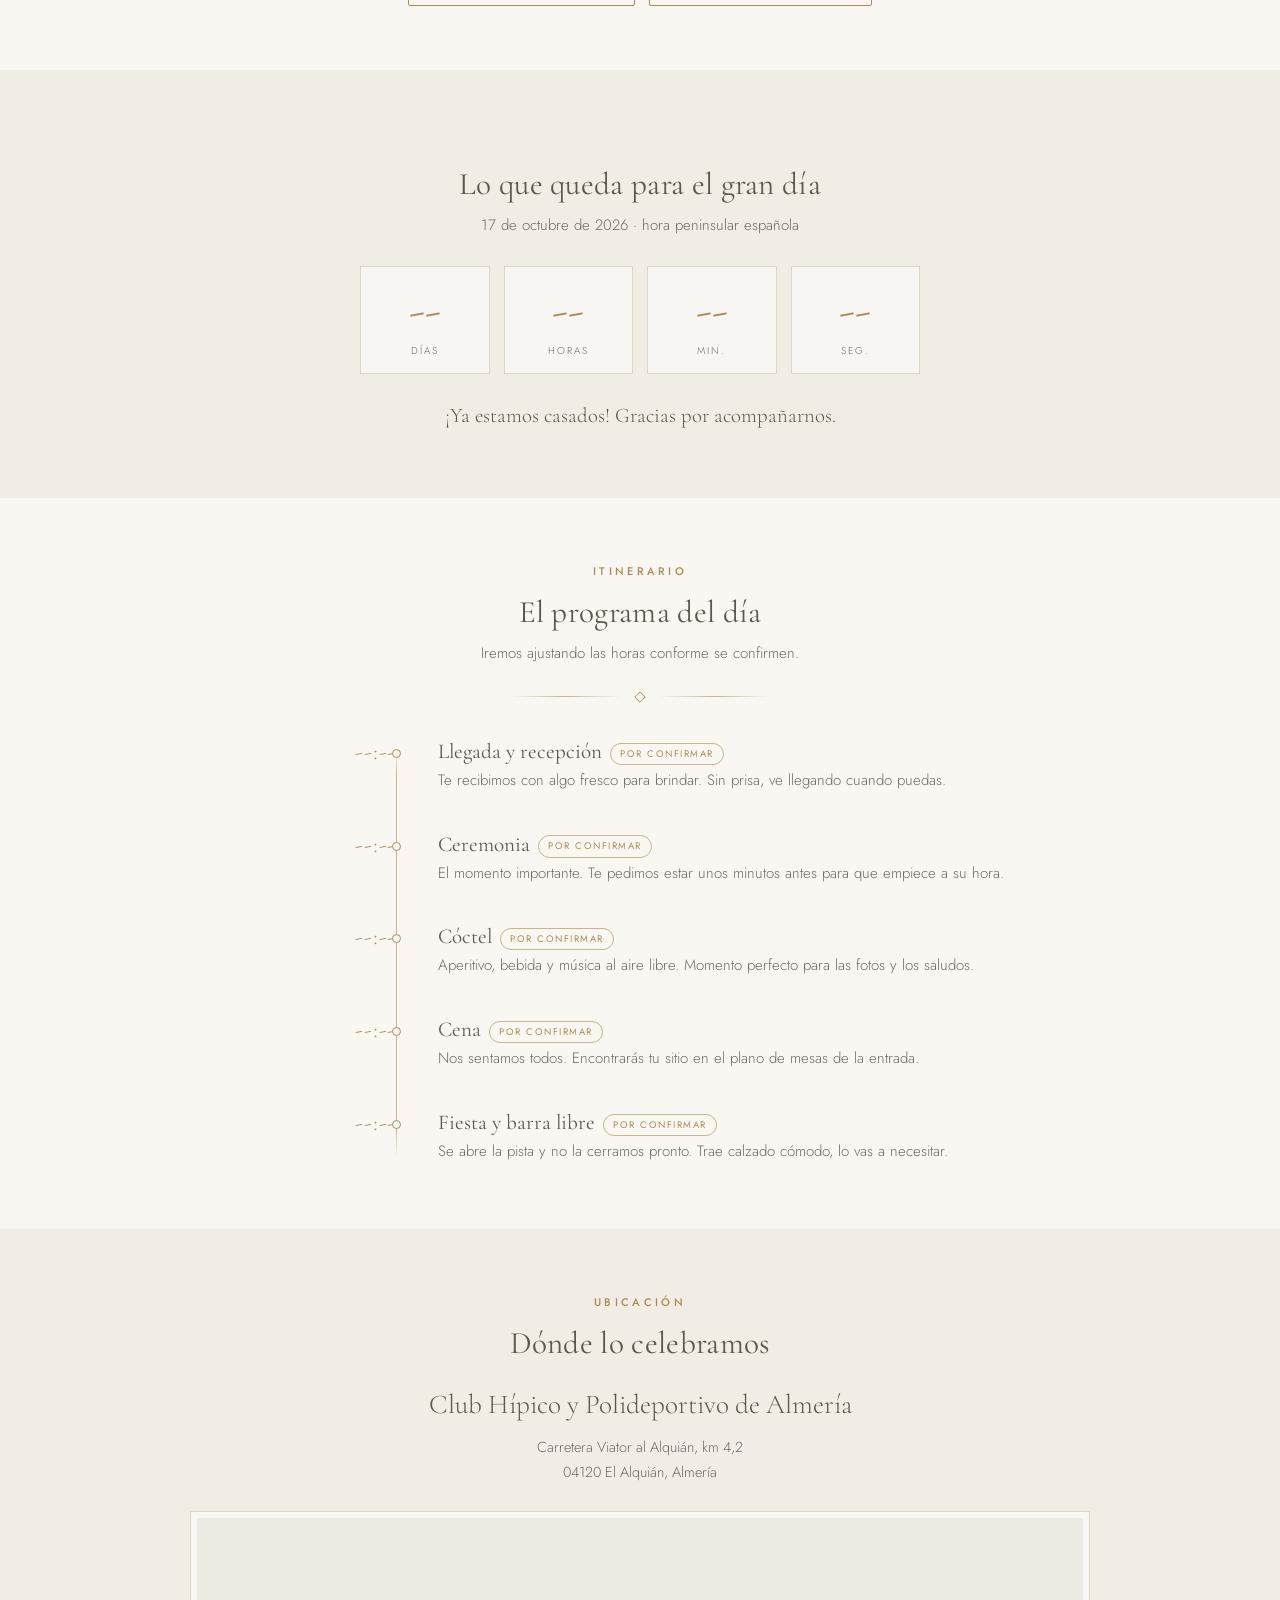
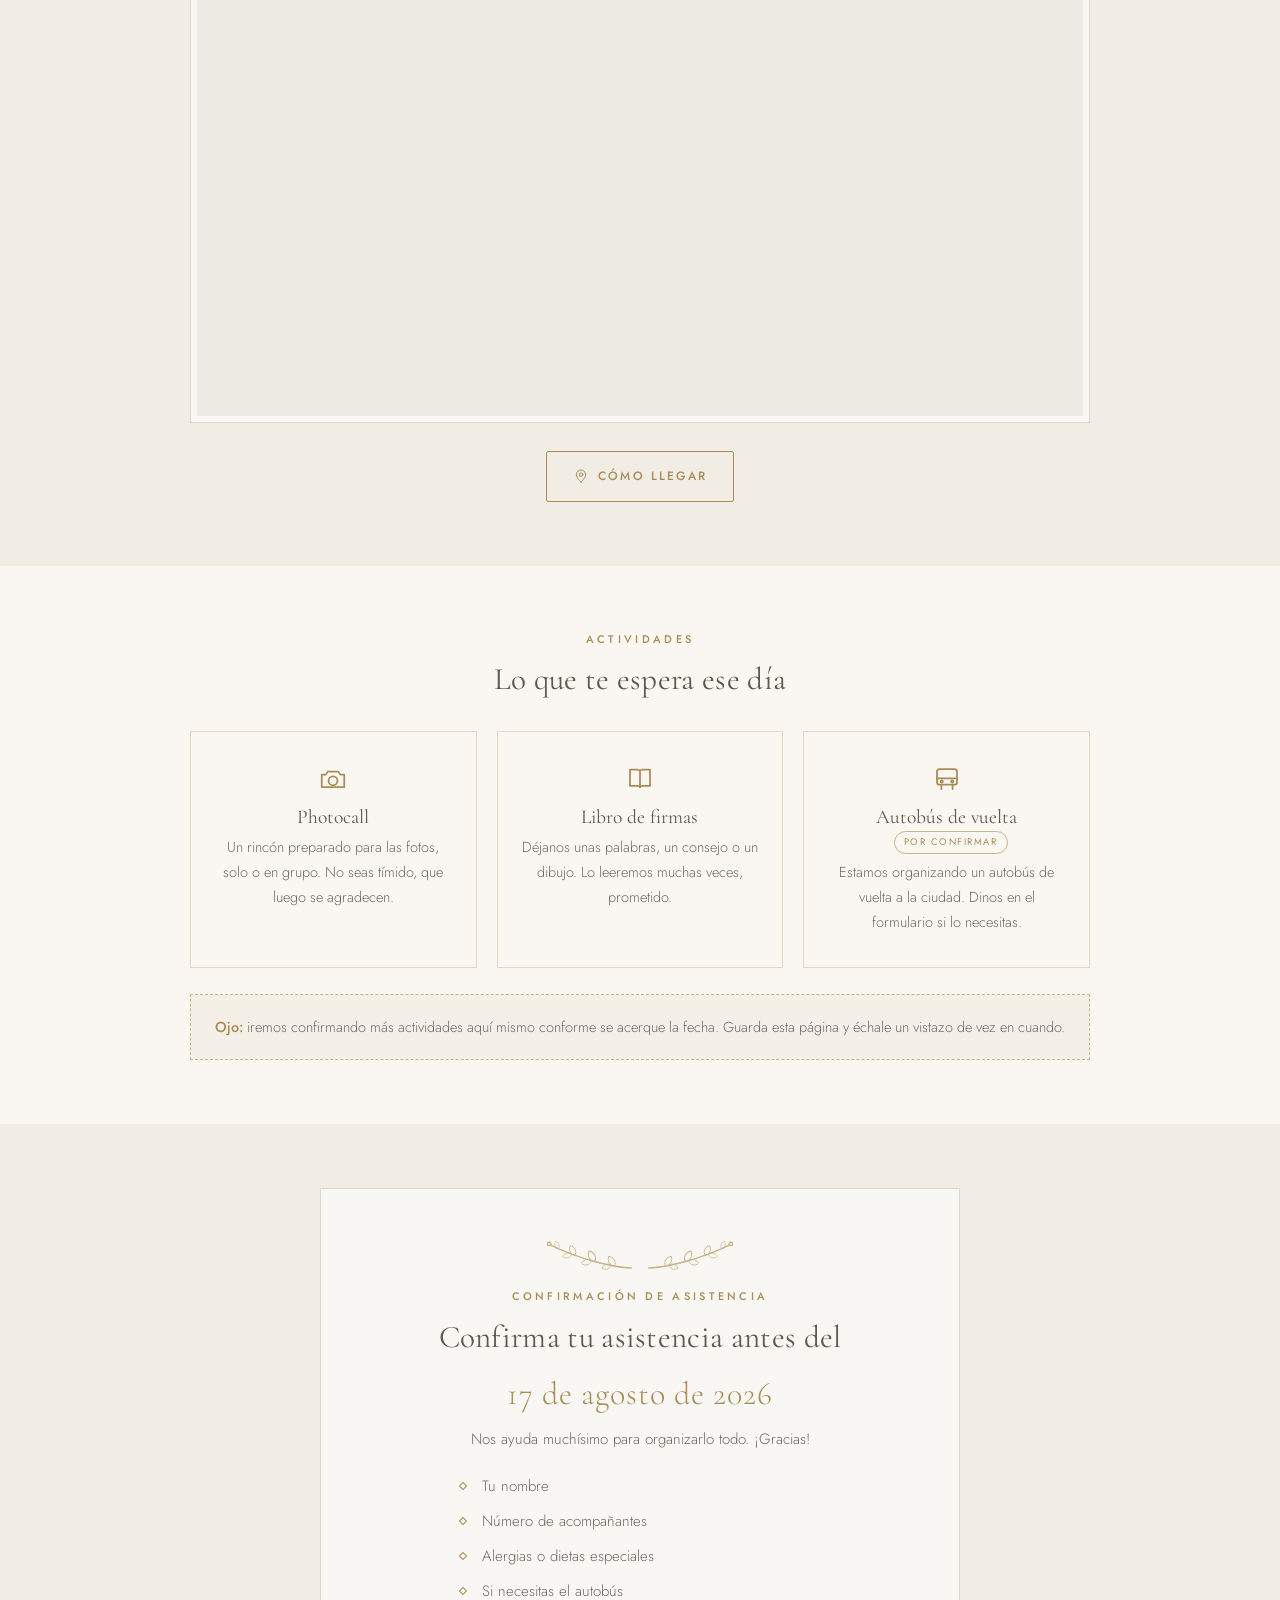
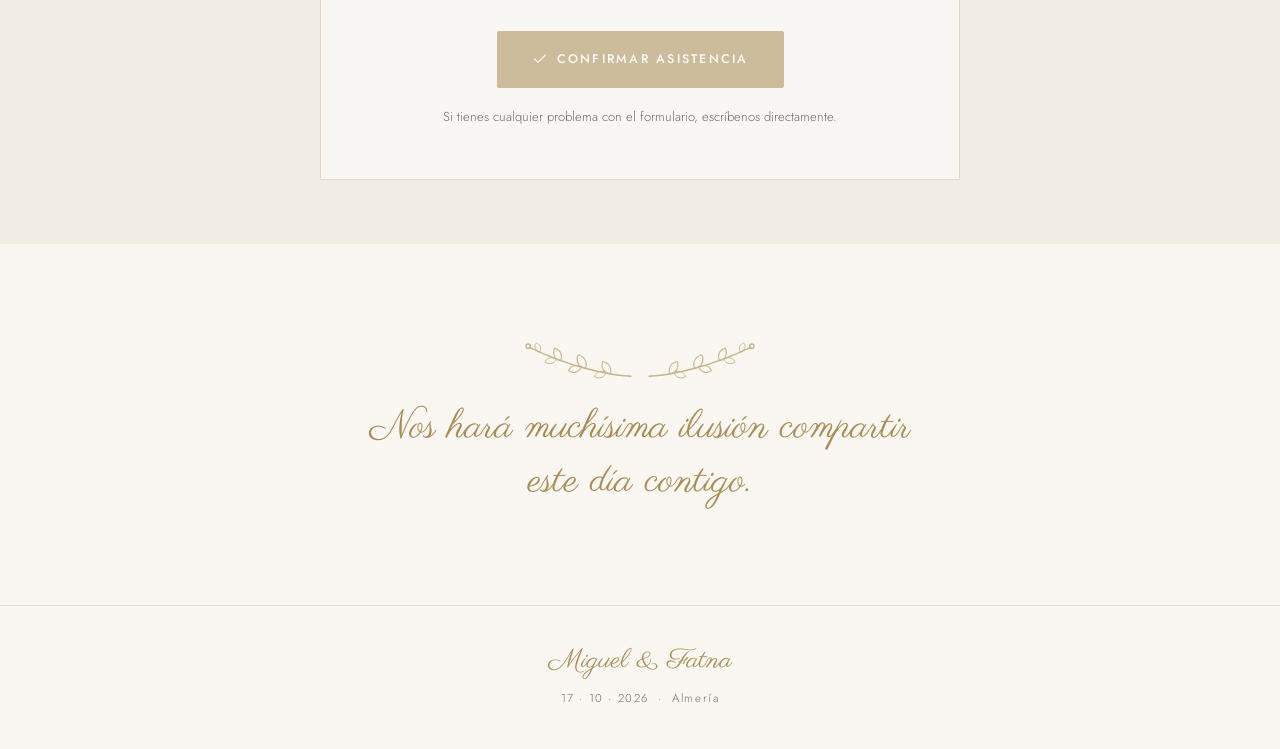
<file: version-anterior-2026/index.html>
<!DOCTYPE html>
<html lang="es" dir="ltr">
<head>
<meta charset="UTF-8">
<meta name="viewport" content="width=device-width, initial-scale=1, viewport-fit=cover">
<title>Miguel &amp; Fatna · 17 de octubre de 2026</title>
<meta name="description" content="Invitación e itinerario de la boda de Miguel y Fatna. Sábado 17 de octubre de 2026, Almería.">

<meta name="theme-color" content="#FAF7F2">
<meta name="color-scheme" content="light">
<meta name="format-detection" content="telephone=no">
<meta name="apple-mobile-web-app-capable" content="yes">
<meta name="apple-mobile-web-app-status-bar-style" content="default">
<meta name="apple-mobile-web-app-title" content="Miguel & Fatna">

<meta property="og:type" content="website">
<meta property="og:title" content="Miguel & Fatna · Nos casamos">
<meta property="og:description" content="17 de octubre de 2026 · Almería. Toda la información de la boda aquí.">
<meta property="og:locale" content="es_ES">

<link rel="preconnect" href="https://fonts.googleapis.com">
<link rel="preconnect" href="https://fonts.gstatic.com" crossorigin>
<link rel="stylesheet" href="https://fonts.googleapis.com/css2?family=Amiri:wght@400;700&family=Cormorant+Garamond:wght@300;400;500;600&family=Jost:wght@300;400;500&family=Parisienne&display=swap">

<link rel="stylesheet" href="styles.css">
<script src="script.js" defer></script>
</head>

<body>

<a class="saltar" href="#contenido">Saltar al contenido</a>

<!-- ================================================================
     DIBUJOS REUTILIZABLES (ramitas botánicas y silueta del corazón)
     ================================================================ -->
<svg class="defs" width="0" height="0" aria-hidden="true" focusable="false">
  <defs>
    <g id="hoja"><path d="M0 0 C5 -6.5 14 -6.5 19 0 C14 6.5 5 6.5 0 0 Z"/></g>
    <g id="ramita">
      <path d="M2 35 C24 34 60 26 100 7" fill="none" stroke="currentColor" stroke-width="1.4" stroke-linecap="round" vector-effect="non-scaling-stroke"/>
      <use href="#hoja" transform="translate(22,32.5) rotate(-58) scale(.72)"/>
      <use href="#hoja" transform="translate(26,31.5) rotate(18) scale(.62)"/>
      <use href="#hoja" transform="translate(46,27.5) rotate(-62) scale(.78)"/>
      <use href="#hoja" transform="translate(50,26.5) rotate(14) scale(.66)"/>
      <use href="#hoja" transform="translate(70,20) rotate(-66) scale(.7)"/>
      <use href="#hoja" transform="translate(74,19) rotate(10) scale(.58)"/>
      <use href="#hoja" transform="translate(90,12) rotate(-70) scale(.52)"/>
      <circle cx="101" cy="6" r="2.1" fill="none" stroke="currentColor" stroke-width="1.4" vector-effect="non-scaling-stroke"/>
    </g>
    <clipPath id="clipCorazon" clipPathUnits="userSpaceOnUse">
      <path d="M50,91 C50,91 5,59 5,32 C5,16 17,4.5 30.5,4.5 C39.5,4.5 47,10 50,17 C53,10 60.5,4.5 69.5,4.5 C83,4.5 95,16 95,32 C95,59 50,91 50,91 Z"/>
    </clipPath>
  </defs>
</svg>

<!-- ================================================================
     BARRA SUPERIOR
     ================================================================ -->
<header class="barra" id="barra">
  <a class="monograma" href="#inicio" aria-label="Inicio">M<span>&amp;</span>F</a>

  <nav class="barra-nav" aria-label="Secciones">
    <a href="#invitacion" data-ar="الدعوة">Invitación</a>
    <a href="#cuenta-atras" data-ar="العد التنازلي">Cuenta atrás</a>
    <a href="#itinerario" data-ar="البرنامج">Itinerario</a>
    <a href="#ubicacion" data-ar="المكان">Ubicación</a>
    <a href="#actividades" data-ar="الأنشطة">Actividades</a>
    <a href="#confirmar" data-ar="التأكيد">Confirmar</a>
  </nav>

  <div class="barra-acciones">
    <div class="idioma" role="group" aria-label="Idioma / اللغة">
      <button type="button" id="btn-es" aria-pressed="true">ES</button>
      <button type="button" id="btn-ar" aria-pressed="false" lang="ar">العربية</button>
    </div>

    <button type="button" class="hamburguesa" id="btn-menu" aria-expanded="false" aria-controls="menu" aria-label="Abrir menú">
      <span></span><span></span><span></span>
    </button>
  </div>
</header>

<!-- ================================================================
     MENÚ A PANTALLA COMPLETA (solo móvil)
     ================================================================ -->
<div class="menu" id="menu" hidden>
  <nav class="menu-nav" aria-label="Menú">
    <a href="#invitacion" data-ar="الدعوة">Invitación</a>
    <a href="#cuenta-atras" data-ar="العد التنازلي">Cuenta atrás</a>
    <a href="#itinerario" data-ar="البرنامج">Itinerario</a>
    <a href="#ubicacion" data-ar="المكان">Ubicación</a>
    <a href="#actividades" data-ar="الأنشطة">Actividades</a>
    <a href="#confirmar" data-ar="تأكيد الحضور">Confirmar asistencia</a>
  </nav>

  <svg class="ramita menu-adorno" viewBox="0 0 106 40" aria-hidden="true"><use href="#ramita"/></svg>
</div>

<main id="contenido">

<!-- ================================================================
     1 · PORTADA
     ================================================================ -->
<section class="portada" id="inicio">
  <div class="portada-marco animar">

    <!-- FOTO DE LA PAREJA ------------------------------------------------
         1) Guarda la foto en esta misma carpeta, por ejemplo  foto.jpg
         2) Escribe el nombre dentro de href="" en la etiqueta image
         3) Borra entero el bloque g con id="sin-foto"
         Usa una foto cuadrada para que no se deforme.
    ------------------------------------------------------------------- -->
    <svg class="corazon" viewBox="0 0 100 96" role="img" aria-label="Foto de Miguel y Fatna dentro de un corazón">
      <g clip-path="url(#clipCorazon)">
        <image href="" x="0" y="0" width="100" height="96" preserveAspectRatio="xMidYMid slice"/>
        <g id="sin-foto">
          <rect class="sin-foto-fondo" x="0" y="0" width="100" height="96"/>
          <text class="sin-foto-texto" x="50" y="42" text-anchor="middle">VUESTRA</text>
          <text class="sin-foto-texto" x="50" y="54" text-anchor="middle">FOTO</text>
        </g>
      </g>
      <path class="corazon-borde" d="M50,91 C50,91 5,59 5,32 C5,16 17,4.5 30.5,4.5 C39.5,4.5 47,10 50,17 C53,10 60.5,4.5 69.5,4.5 C83,4.5 95,16 95,32 C95,59 50,91 50,91 Z"/>
    </svg>

    <div class="ramitas" aria-hidden="true">
      <svg class="ramita espejo" viewBox="0 0 106 40"><use href="#ramita"/></svg>
      <svg class="ramita" viewBox="0 0 106 40"><use href="#ramita"/></svg>
    </div>

    <p class="portada-saludo" data-ar="سنتزوّج!">¡Nos casamos!</p>
    <p class="portada-sub" data-ar="ويسعدنا أن ندعوك إلى حفل زفافنا">Y nos gustaría invitarte a nuestra boda</p>

    <h1 class="portada-nombres">
      <span data-ar="ميغيل">Miguel</span>
      <span class="amp" aria-hidden="true" data-ar="و">&amp;</span>
      <span data-ar="فاطنة">Fatna</span>
    </h1>

    <p class="portada-fecha">
      <span data-ar="السبت">Sábado</span>
      <i aria-hidden="true"></i>
      <span data-ar="١٧ أكتوبر">17 de octubre</span>
      <i aria-hidden="true"></i>
      <span data-ar="٢٠٢٦">2026</span>
    </p>

    <p class="portada-ciudad" data-ar="ألميريا · إسبانيا">Almería · España</p>
  </div>

  <div class="bajar" aria-hidden="true"><span></span></div>
</section>

<!-- ================================================================
     2 · INVITACIÓN
     ================================================================ -->
<section id="invitacion">
  <div class="contenedor estrecho centro">
    <p class="antetitulo animar" data-ar="الدعوة">La invitación</p>
    <h2 class="titulo animar" data-ar="نتشرّف بدعوتك">Nos encantaría contar contigo</h2>

    <div class="filete animar" aria-hidden="true">
      <span></span>
      <svg viewBox="0 0 12 12"><path d="M6 .8 11.2 6 6 11.2.8 6Z" fill="none" stroke="currentColor" stroke-width="1"/></svg>
      <span></span>
    </div>

    <div class="texto animar retraso-1">
      <p data-ar="بعد سنوات من مشاركة كل شيء، قرّرنا أن نقول &quot;نعم&quot;. وما من طريقة أجمل للاحتفال بذلك من أن نكون محاطين بمن نحبّهم.">
        Después de mucho tiempo compartiéndolo todo, hemos decidido decir <em>sí</em>.
        Y no se nos ocurre mejor forma de celebrarlo que rodeados de la gente que queremos.
      </p>
      <p data-ar="لذلك نودّ دعوتك إلى حفل زفافنا يوم <strong>السبت ١٧ أكتوبر ٢٠٢٦</strong>، في <strong>النادي الفروسي والمركّب الرياضي بألميريا</strong>.">
        Por eso queremos invitarte a nuestra boda el
        <strong>sábado 17 de octubre de 2026</strong>, en el
        <strong>Club Hípico y Polideportivo de Almería</strong>.
      </p>
      <p data-ar="سيكون يومًا مليئًا بالطعام والموسيقى والرقص والضحك. نأمل ألّا تفوّته.">
        Será un día largo, con comida, música, baile y muchas ganas de pasarlo bien.
        Esperamos que no te lo pierdas.
      </p>
    </div>

    <ul class="datos animar retraso-2">
      <li>
        <span class="datos-etq" data-ar="التاريخ">Fecha</span>
        <span class="datos-val" data-ar="السبت ١٧ أكتوبر">Sábado 17 de octubre</span>
        <span class="datos-pie" data-ar="٢٠٢٦">de 2026</span>
      </li>
      <li>
        <span class="datos-etq" data-ar="مراسم الزفاف">Ceremonia</span>
        <!-- EDITAR HORA: cambia el texto de abajo por la hora real, por ejemplo 17:30 h -->
        <span class="datos-val" data-ar="الساعة تُحدَّد لاحقًا">Hora por confirmar</span>
        <span class="datos-pie" data-ar="سنُعلمك هنا">Te avisaremos aquí mismo</span>
      </li>
      <li>
        <span class="datos-etq" data-ar="المكان">Lugar</span>
        <span class="datos-val" data-ar="النادي الفروسي">Club Hípico</span>
        <span class="datos-pie" data-ar="والمركّب الرياضي بألميريا">y Polideportivo de Almería</span>
      </li>
    </ul>

    <div class="animar retraso-2 acciones-secundarias">
      <button type="button" class="boton fino" id="btn-calendario">
        <svg viewBox="0 0 24 24" fill="none" stroke="currentColor" stroke-width="1.5" stroke-linecap="round" stroke-linejoin="round" aria-hidden="true">
          <rect x="3.5" y="5" width="17" height="15.5" rx="2"/><path d="M3.5 9.5h17M8 3.5v3M16 3.5v3"/>
        </svg>
        <span data-ar="أضِف إلى التقويم">Añadir al calendario</span>
      </button>

      <button type="button" class="boton fino" id="btn-compartir" hidden>
        <svg viewBox="0 0 24 24" fill="none" stroke="currentColor" stroke-width="1.5" stroke-linecap="round" stroke-linejoin="round" aria-hidden="true">
          <path d="M12 3.5v12M12 3.5 8 7.5M12 3.5l4 4M5 13v6.5a1 1 0 0 0 1 1h12a1 1 0 0 0 1-1V13"/>
        </svg>
        <span data-ar="شارك الدعوة">Compartir invitación</span>
      </button>
    </div>
  </div>
</section>

<!-- ================================================================
     3 · CUENTA ATRÁS
     ================================================================ -->
<section id="cuenta-atras" class="crema">
  <div class="contenedor centro">
    <p class="antetitulo animar" data-ar="العد التنازلي">Cuenta atrás</p>
    <h2 class="titulo animar" data-ar="كم بقي من الوقت؟">Lo que queda para el gran día</h2>
    <p class="entradilla animar" data-ar="١٧ أكتوبر ٢٠٢٦ · بتوقيت إسبانيا">17 de octubre de 2026 · hora peninsular española</p>

    <div class="reloj animar retraso-1" id="reloj">
      <div class="reloj-caja"><b id="cd-dias">--</b><span data-ar="أيام">Días</span></div>
      <div class="reloj-caja"><b id="cd-horas">--</b><span data-ar="ساعات">Horas</span></div>
      <div class="reloj-caja"><b id="cd-min">--</b><span data-ar="دقائق">Min.</span></div>
      <div class="reloj-caja"><b id="cd-seg">--</b><span data-ar="ثوانٍ">Seg.</span></div>
    </div>

    <p class="reloj-aviso animar retraso-2" id="cd-aviso" hidden></p>
  </div>
</section>

<!-- ================================================================
     4 · ITINERARIO
     ================================================================ -->
<section id="itinerario">
  <div class="contenedor centro">
    <p class="antetitulo animar" data-ar="البرنامج">Itinerario</p>
    <h2 class="titulo animar" data-ar="برنامج اليوم">El programa del día</h2>
    <p class="entradilla animar" data-ar="سنُحدّث المواعيد بمجرد تأكيدها.">Iremos ajustando las horas conforme se confirmen.</p>

    <div class="filete animar" aria-hidden="true">
      <span></span>
      <svg viewBox="0 0 12 12"><path d="M6 .8 11.2 6 6 11.2.8 6Z" fill="none" stroke="currentColor" stroke-width="1"/></svg>
      <span></span>
    </div>

    <!-- EDITAR HORA: sustituye cada "--:--" por la hora real y borra su etiqueta "Por confirmar" -->
    <ol class="linea-tiempo">
      <li class="animar">
        <p class="lt-hora">--:--</p>
        <div class="lt-cuerpo">
          <h3><span data-ar="استقبال الضيوف">Llegada y recepción</span><em class="etiqueta" data-ar="قيد التأكيد">Por confirmar</em></h3>
          <p data-ar="نستقبلك بمشروب ترحيبي، على مهل ودون استعجال.">Te recibimos con algo fresco para brindar. Sin prisa, ve llegando cuando puedas.</p>
        </div>
      </li>
      <li class="animar">
        <p class="lt-hora">--:--</p>
        <div class="lt-cuerpo">
          <h3><span data-ar="مراسم الزفاف">Ceremonia</span><em class="etiqueta" data-ar="قيد التأكيد">Por confirmar</em></h3>
          <p data-ar="اللحظة الأهم. نرجو الحضور قبلها بقليل.">El momento importante. Te pedimos estar unos minutos antes para que empiece a su hora.</p>
        </div>
      </li>
      <li class="animar">
        <p class="lt-hora">--:--</p>
        <div class="lt-cuerpo">
          <h3><span data-ar="كوكتيل">Cóctel</span><em class="etiqueta" data-ar="قيد التأكيد">Por confirmar</em></h3>
          <p data-ar="أطباق خفيفة ومشروبات وموسيقى في الهواء الطلق، ووقت للصور.">Aperitivo, bebida y música al aire libre. Momento perfecto para las fotos y los saludos.</p>
        </div>
      </li>
      <li class="animar">
        <p class="lt-hora">--:--</p>
        <div class="lt-cuerpo">
          <h3><span data-ar="العشاء">Cena</span><em class="etiqueta" data-ar="قيد التأكيد">Por confirmar</em></h3>
          <p data-ar="نجلس معًا. ستجد اسمك على لوحة الأماكن عند المدخل.">Nos sentamos todos. Encontrarás tu sitio en el plano de mesas de la entrada.</p>
        </div>
      </li>
      <li class="animar">
        <p class="lt-hora">--:--</p>
        <div class="lt-cuerpo">
          <h3><span data-ar="الحفلة والمشروبات">Fiesta y barra libre</span><em class="etiqueta" data-ar="قيد التأكيد">Por confirmar</em></h3>
          <p data-ar="نفتح حلبة الرقص. أحضر حذاءً مريحًا — ستحتاجه.">Se abre la pista y no la cerramos pronto. Trae calzado cómodo, lo vas a necesitar.</p>
        </div>
      </li>
    </ol>
  </div>
</section>

<!-- ================================================================
     5 · UBICACIÓN
     ================================================================ -->
<section id="ubicacion" class="crema">
  <div class="contenedor centro">
    <p class="antetitulo animar" data-ar="المكان">Ubicación</p>
    <h2 class="titulo animar" data-ar="أين سنحتفل">Dónde lo celebramos</h2>

    <div class="lugar animar retraso-1">
      <p class="lugar-nombre" data-ar="النادي الفروسي والمركّب الرياضي بألميريا">Club Hípico y Polideportivo de Almería</p>
      <p class="lugar-dir" data-ar="طريق فياطور نحو الألكيان، كم ٤٫٢ · ٠٤١٢٠ الألكيان، ألميريا">Carretera Viator al Alquián, km 4,2<br>04120 El Alquián, Almería</p>
    </div>

    <!-- El mapa no se descarga hasta que se acerca a la pantalla, para no gastar
         datos móviles de quien solo abre la invitación a mirar la fecha. -->
    <div class="mapa animar retraso-1" id="mapa">
      <iframe
        title="Mapa del Club Hípico y Polideportivo de Almería"
        data-src="https://www.google.com/maps?q=Club%20H%C3%ADpico%20y%20Polideportivo%20de%20Almer%C3%ADa&amp;hl=es&amp;z=15&amp;output=embed"
        loading="lazy"
        referrerpolicy="no-referrer-when-downgrade"
        allowfullscreen></iframe>
      <p class="mapa-cargando" data-ar="جارٍ تحميل الخريطة…">Cargando el mapa…</p>
    </div>

    <div class="animar retraso-2 acciones-secundarias">
      <a class="boton" id="btn-mapa" href="https://maps.app.goo.gl/RqoNce16bi8eU23t7" target="_blank" rel="noopener noreferrer">
        <svg viewBox="0 0 24 24" fill="none" stroke="currentColor" stroke-width="1.5" stroke-linecap="round" stroke-linejoin="round" aria-hidden="true">
          <path d="M12 21s7-6.2 7-11a7 7 0 1 0-14 0c0 4.8 7 11 7 11Z"/><circle cx="12" cy="10" r="2.6"/>
        </svg>
        <span data-ar="كيفية الوصول">Cómo llegar</span>
      </a>
    </div>
  </div>
</section>

<!-- ================================================================
     6 · ACTIVIDADES
     ================================================================ -->
<section id="actividades">
  <div class="contenedor centro">
    <p class="antetitulo animar" data-ar="الأنشطة">Actividades</p>
    <h2 class="titulo animar" data-ar="ما ينتظرك في ذلك اليوم">Lo que te espera ese día</h2>

    <ul class="tarjetas">
      <li class="tarjeta animar">
        <span class="tarjeta-icono" aria-hidden="true">
          <svg viewBox="0 0 24 24" fill="none" stroke="currentColor" stroke-width="1.4" stroke-linecap="round" stroke-linejoin="round">
            <path d="M3 8.5h3.2l1.6-2.4h8.4l1.6 2.4H21v10H3Z"/><circle cx="12" cy="13.4" r="3.6"/>
          </svg>
        </span>
        <h3 data-ar="ركن التصوير">Photocall</h3>
        <p data-ar="ركن مُجهَّز للصور، بمفردك أو مع الجميع. لا تخجل.">Un rincón preparado para las fotos, solo o en grupo. No seas tímido, que luego se agradecen.</p>
      </li>

      <li class="tarjeta animar retraso-1">
        <span class="tarjeta-icono" aria-hidden="true">
          <svg viewBox="0 0 24 24" fill="none" stroke="currentColor" stroke-width="1.4" stroke-linecap="round" stroke-linejoin="round">
            <path d="M4 4.5h6a2.5 2.5 0 0 1 2 1 2.5 2.5 0 0 1 2-1h6v13h-6a2.5 2.5 0 0 0-2 1 2.5 2.5 0 0 0-2-1H4Z"/><path d="M12 6.5v12"/>
          </svg>
        </span>
        <h3 data-ar="دفتر التوقيعات">Libro de firmas</h3>
        <p data-ar="اترك لنا كلمة أو نصيحة أو رسمًا. سنقرأه كثيرًا لاحقًا.">Déjanos unas palabras, un consejo o un dibujo. Lo leeremos muchas veces, prometido.</p>
      </li>

      <li class="tarjeta animar retraso-2">
        <span class="tarjeta-icono" aria-hidden="true">
          <svg viewBox="0 0 24 24" fill="none" stroke="currentColor" stroke-width="1.4" stroke-linecap="round" stroke-linejoin="round">
            <rect x="4" y="4" width="16" height="12.5" rx="2"/><path d="M4 11.5h16M7.5 20v-3.5M16.5 20v-3.5"/><circle cx="7.8" cy="14" r=".9"/><circle cx="16.2" cy="14" r=".9"/>
          </svg>
        </span>
        <h3><span data-ar="حافلة العودة">Autobús de vuelta</span><em class="etiqueta" data-ar="قيد التأكيد">Por confirmar</em></h3>
        <p data-ar="ندرس توفير حافلة للعودة إلى المدينة. أخبرنا في استمارة التأكيد إن كنت ستحتاجها.">Estamos organizando un autobús de vuelta a la ciudad. Dinos en el formulario si lo necesitas.</p>
      </li>
    </ul>

    <p class="aviso animar retraso-2" data-ar="<strong>ملاحظة:</strong> سنُضيف المزيد من الأنشطة هنا نفسه كلما اقترب الموعد. احتفظ بهذه الصفحة وعُد إليها من حين لآخر.">
      <strong>Ojo:</strong> iremos confirmando más actividades aquí mismo conforme se acerque la fecha.
      Guarda esta página y échale un vistazo de vez en cuando.
    </p>
  </div>
</section>

<!-- ================================================================
     7 · CONFIRMAR ASISTENCIA
     ================================================================ -->
<section id="confirmar" class="crema">
  <div class="contenedor estrecho">
    <div class="rsvp animar">
      <div class="ramitas" aria-hidden="true">
        <svg class="ramita espejo" viewBox="0 0 106 40"><use href="#ramita"/></svg>
        <svg class="ramita" viewBox="0 0 106 40"><use href="#ramita"/></svg>
      </div>

      <p class="antetitulo" data-ar="تأكيد الحضور">Confirmación de asistencia</p>
      <h2 class="titulo" data-ar="أكّد حضورك قبل">Confirma tu asistencia antes del</h2>
      <p class="rsvp-fecha" data-ar="١٧ غشت ٢٠٢٦">17 de agosto de 2026</p>
      <p class="entradilla" data-ar="يساعدنا ذلك كثيرًا في التنظيم. شكرًا لك!">Nos ayuda muchísimo para organizarlo todo. ¡Gracias!</p>

      <ul class="rsvp-lista">
        <li data-ar="اسمك">Tu nombre</li>
        <li data-ar="عدد المرافقين">Número de acompañantes</li>
        <li data-ar="الحساسيات أو الأنظمة الغذائية الخاصة">Alergias o dietas especiales</li>
        <li data-ar="هل تحتاج إلى الحافلة؟">Si necesitas el autobús</li>
      </ul>

      <!-- El enlace de este botón se pone en script.js, en CONFIG.formulario -->
      <a class="boton solido grande" id="btn-rsvp" href="#" target="_blank" rel="noopener noreferrer">
        <svg viewBox="0 0 24 24" fill="none" stroke="currentColor" stroke-width="1.6" stroke-linecap="round" stroke-linejoin="round" aria-hidden="true">
          <path d="M20 6 9 17l-5-5"/>
        </svg>
        <span data-ar="أؤكّد حضوري">Confirmar asistencia</span>
      </a>

      <p class="rsvp-nota" data-ar="إن كانت لديك أي مشكلة مع الاستمارة، اتصل بنا مباشرة.">
        Si tienes cualquier problema con el formulario, escríbenos directamente.
      </p>
    </div>
  </div>
</section>

<!-- ================================================================
     8 · CIERRE
     ================================================================ -->
<section class="cierre centro">
  <div class="contenedor estrecho">
    <div class="ramitas animar" aria-hidden="true">
      <svg class="ramita espejo" viewBox="0 0 106 40"><use href="#ramita"/></svg>
      <svg class="ramita" viewBox="0 0 106 40"><use href="#ramita"/></svg>
    </div>
    <p class="cierre-frase animar retraso-1" data-ar="سيسعدنا كثيرًا أن نتقاسم معك هذا اليوم.">Nos hará muchísima ilusión compartir este día contigo.</p>
  </div>
</section>

</main>

<footer>
  <p class="pie-nombres"><span data-ar="ميغيل">Miguel</span> <span data-ar="و">&amp;</span> <span data-ar="فاطنة">Fatna</span></p>
  <p data-ar="١٧ أكتوبر ٢٠٢٦ · ألميريا">17 · 10 · 2026 &nbsp;·&nbsp; Almería</p>
</footer>

<!-- ================================================================
     BARRA DE ACCIONES INFERIOR (solo móvil)
     ================================================================ -->
<div class="barra-inferior" id="barra-inferior" hidden>
  <a class="boton fino" href="#ubicacion">
    <svg viewBox="0 0 24 24" fill="none" stroke="currentColor" stroke-width="1.5" stroke-linecap="round" stroke-linejoin="round" aria-hidden="true">
      <path d="M12 21s7-6.2 7-11a7 7 0 1 0-14 0c0 4.8 7 11 7 11Z"/><circle cx="12" cy="10" r="2.6"/>
    </svg>
    <span data-ar="المكان">Ubicación</span>
  </a>
  <a class="boton solido" id="btn-rsvp-movil" href="#confirmar">
    <svg viewBox="0 0 24 24" fill="none" stroke="currentColor" stroke-width="1.6" stroke-linecap="round" stroke-linejoin="round" aria-hidden="true">
      <path d="M20 6 9 17l-5-5"/>
    </svg>
    <span data-ar="أكّد حضورك">Confirmar</span>
  </a>
</div>

<!-- Mensajes breves (copiado de enlace, calendario descargado, etc.) -->
<p class="mensaje" id="mensaje" role="status" aria-live="polite"></p>

</body>
</html>
</file>
<file: styles.css>
/* =================================================================
   BODA FATNA & MIGUEL · Hoja de estilos
   -----------------------------------------------------------------
   Escrita pensando primero en el móvil: lo que hay fuera de las
   @media es la versión de teléfono. Las @media (min-width: ...)
   solo añaden lo que hace falta en pantallas más grandes.

   Índice
     1. Variables
     2. Base y accesibilidad
     3. Piezas reutilizables (botones, filetes, ramitas, corona)
     4. Barra superior y menú
     5. Portada
     6. La celebración (datos + cuenta atrás)
     7. Itinerario
     8. Dónde será
     9. Sección parallax (foto con capa oscura)
    10. Actividades
    11. Mesa de regalos
    12. Confirmar asistencia
    13. Cierre, pie y banda verde
    14. Barra inferior, botón de música y mensajes
    15. Animaciones al hacer scroll
   ================================================================= */


/* ============ 1. VARIABLES ============ */
:root{
  /* Paleta tomada de la imagen de referencia de la novia:
     marfil de fondo, dorado suave y verde hoja apagado */
  --marfil:#FAF7F0;
  --crema:#F2EDE1;
  --dorado:#A8894B;
  --dorado-suave:#C9B98C;
  --verde:#77815F;          /* banda del pie y acentos */
  --verde-hoja:#6C7B52;     /* hojas de las coronas y ramitas */
  --verde-oscuro:#4C573D;
  --tinta:#57503F;
  --texto-2:#6E6A5E;
  --linea:rgba(168,137,75,.3);

  /* Capa oscura de las secciones con foto de fondo */
  --velo:rgba(20,22,16,.45);

  /* Tipografías (las ya elegidas: no cambiar) */
  --serif:'Cormorant Garamond', Georgia, 'Times New Roman', serif;
  --sans:'Jost', -apple-system, BlinkMacSystemFont, 'Segoe UI', Roboto, sans-serif;
  --script:'Parisienne', 'Cormorant Garamond', cursive;
  --arabe:'Amiri', 'Geeza Pro', 'Traditional Arabic', serif;

  /* Medidas */
  --ancho:900px;
  --margen:20px;                /* margen lateral en móvil */
  --alto-barra:56px;
  --alto-barra-inferior:0px;    /* lo cambia el JS cuando la barra aparece */
  --seguro-abajo:env(safe-area-inset-bottom, 0px);

  /* Toque mínimo cómodo con el dedo */
  --toque:44px;
}


/* ============ 2. BASE Y ACCESIBILIDAD ============ */
*,*::before,*::after{box-sizing:border-box}

html{
  -webkit-text-size-adjust:100%;
  text-size-adjust:100%;
  scroll-behavior:smooth;
  /* Que los anclajes no queden tapados por la barra superior fija */
  scroll-padding-top:calc(var(--alto-barra) + 12px);
}

body{
  margin:0;
  background:var(--marfil);
  background-image:
    radial-gradient(circle at 10% 4%, rgba(201,185,140,.16), transparent 46%),
    radial-gradient(circle at 90% 96%, rgba(201,185,140,.14), transparent 48%);
  color:var(--tinta);
  font-family:var(--sans);
  font-weight:300;
  font-size:16.5px;
  line-height:1.72;
  overflow-x:hidden;
  overflow-wrap:break-word;
  /* Deja hueco para la barra de acciones inferior del móvil */
  padding-bottom:calc(var(--alto-barra-inferior) + var(--seguro-abajo));
  -webkit-tap-highlight-color:rgba(168,137,75,.14);
}

/* El fondo fijo se desactiva en móvil: en iOS provoca tirones al hacer scroll */
@media (min-width:900px) and (hover:hover){
  body{background-attachment:fixed}
}

img,svg,iframe{max-width:100%}
svg.defs{position:absolute;width:0;height:0}

h1,h2,h3{font-family:var(--serif);font-weight:400;margin:0;line-height:1.22}
p{margin:0 0 1.05em}
p:last-child{margin-bottom:0}
ul,ol{margin:0;padding:0;list-style:none}
a{color:var(--dorado)}
b,strong{font-weight:500}
em{font-style:italic}

::selection{background:var(--dorado-suave);color:#fff}

:focus-visible{outline:2px solid var(--dorado);outline-offset:3px;border-radius:2px}

/* Enlace para saltar el menú con teclado.
   Se esconde recortándolo a 1px, NO sacándolo con un left negativo:
   con la página en árabe (de derecha a izquierda) ese lado es el
   contrario y el enlace generaba 9999px de scroll lateral vacío. */
.saltar{
  position:absolute;inset-inline-start:0;top:0;
  width:1px;height:1px;
  padding:0;border:0;overflow:hidden;
  clip-path:inset(50%);white-space:nowrap;
}
.saltar:focus{
  position:fixed;inset-inline-start:8px;top:8px;z-index:200;
  width:auto;height:auto;margin:0;padding:12px 18px;
  clip-path:none;overflow:visible;
  background:var(--dorado);color:#fff;
  font-size:13px;letter-spacing:.1em;text-decoration:none;
}

/* Estructura de secciones */
section{padding:64px var(--margen);position:relative}
.contenedor{max-width:var(--ancho);margin-inline:auto}
.estrecho{max-width:640px}
.centro{text-align:center}
.crema{background:var(--crema)}


/* ============ 3. PIEZAS REUTILIZABLES ============ */

/* --- Títulos --- */
.antetitulo{
  font-size:11px;letter-spacing:.3em;text-transform:uppercase;
  color:var(--dorado);font-weight:500;margin:0 0 12px;
}
.titulo{
  font-family:var(--serif);
  font-size:1.7rem;letter-spacing:.14em;text-transform:uppercase;
  color:var(--dorado);margin:0 0 10px;
  text-wrap:balance;
}
.entradilla{color:var(--texto-2);font-size:15px}
.texto{font-size:16.5px;color:var(--texto-2);line-height:1.85}
.texto strong{color:var(--tinta)}

/* --- Filete separador --- */
.filete{
  display:flex;align-items:center;justify-content:center;gap:12px;
  margin:24px auto;max-width:260px;color:var(--dorado-suave);
}
.filete span{flex:1;height:1px;background:linear-gradient(to right,transparent,var(--dorado-suave),transparent)}
.filete svg{width:12px;height:12px;flex:none;color:var(--dorado)}

/* --- Ramitas y flores --- */
.ramita{width:92px;height:auto;color:var(--verde-hoja)}
.ramita use{fill:none;stroke:currentColor;stroke-width:1.4;vector-effect:non-scaling-stroke}
.ramitas{display:flex;align-items:center;justify-content:center;gap:14px;margin-bottom:6px}
.espejo{transform:scaleX(-1)}

.floral-hojas use{fill:var(--verde-hoja);opacity:.85}
.floral-puntos circle{fill:var(--dorado);opacity:.8}

/* --- Corona dorada (imagen de referencia) --- */
.corona-aro-1{stroke:var(--dorado);stroke-width:1.4;opacity:.85}
.corona-aro-2{stroke:var(--dorado-suave);stroke-width:.9;opacity:.8}
.corona-hojas use{fill:var(--verde-hoja)}
.corona-puntos circle{fill:var(--dorado)}

.corona-monograma{position:relative;width:150px;margin:0 auto 18px}
.corona-monograma svg{display:block;width:100%;height:auto}
.corona-letras{
  position:absolute;inset:0;
  display:flex;align-items:center;justify-content:center;
  font-family:var(--script);font-size:1.6rem;letter-spacing:0;
  color:var(--dorado);
}
.corona-letras i{font-style:normal;font-size:.6em;margin:0 1px;color:var(--dorado-suave)}

/* --- Etiqueta "Por confirmar" --- */
.etiqueta{
  display:inline-block;margin-inline-start:8px;vertical-align:middle;
  font-family:var(--sans);font-style:normal;font-size:9.5px;font-weight:400;
  letter-spacing:.16em;text-transform:uppercase;color:var(--dorado);
  border:1px solid var(--dorado-suave);border-radius:999px;
  padding:3px 9px;line-height:1.5;white-space:nowrap;
}

/* --- Botones --- */
.boton{
  display:inline-flex;align-items:center;justify-content:center;gap:9px;
  min-height:var(--toque);
  font-family:var(--sans);font-weight:500;font-size:12px;
  letter-spacing:.18em;text-transform:uppercase;text-decoration:none;
  padding:14px 26px;
  color:var(--dorado);background:transparent;
  border:1px solid var(--dorado);border-radius:2px;
  cursor:pointer;user-select:none;
  transition:background .3s ease,color .3s ease,border-color .3s ease,transform .12s ease;
}
.boton svg{width:16px;height:16px;flex:none}
.boton.solido{background:var(--dorado);color:#fff}
.boton.fino{font-size:11px;padding:12px 18px;letter-spacing:.14em}
.boton.grande{padding:17px 34px;font-size:12.5px;width:100%}

/* En el móvil no hay :hover, así que la respuesta al toque es lo que importa */
.boton:active{transform:scale(.97)}
@media (hover:hover){
  .boton:hover{background:var(--dorado);color:#fff}
  .boton.solido:hover{background:#8f7239;border-color:#8f7239}
}

.acciones-secundarias{
  display:flex;flex-direction:column;gap:12px;align-items:stretch;margin-top:28px;
}
@media (min-width:520px){
  .acciones-secundarias{flex-direction:row;justify-content:center;flex-wrap:wrap;gap:14px}
  .acciones-secundarias .boton{flex:0 1 auto}
}


/* ============ 4. BARRA SUPERIOR Y MENÚ ============ */
.barra{
  position:fixed;top:0;left:0;right:0;z-index:80;
  height:var(--alto-barra);
  display:flex;align-items:center;gap:10px;
  padding-inline:max(14px,env(safe-area-inset-left)) max(14px,env(safe-area-inset-right));
  background:rgba(250,247,240,0);
  border-bottom:1px solid transparent;
  transition:background .4s ease,border-color .4s ease,box-shadow .4s ease;
}
.barra.fija{
  background:rgba(250,247,240,.94);
  backdrop-filter:blur(10px);-webkit-backdrop-filter:blur(10px);
  border-bottom-color:var(--linea);
  box-shadow:0 6px 20px -18px rgba(87,80,63,.6);
}

.monograma{
  font-family:var(--serif);font-size:20px;letter-spacing:.06em;
  color:var(--tinta);text-decoration:none;flex:none;
  display:flex;align-items:center;height:var(--toque);
}
.monograma span{color:var(--dorado);margin-inline:2px;font-size:.8em}

.barra-nav{display:none}          /* en móvil se usa el menú a pantalla completa */
.barra-acciones{margin-inline-start:auto;display:flex;align-items:center;gap:8px}

/* Selector de idioma ES / العربية */
.idioma{
  display:flex;flex:none;
  border:1px solid rgba(168,137,75,.45);border-radius:999px;
  background:rgba(255,255,255,.55);overflow:hidden;
}
.idioma button{
  font-family:var(--sans);font-size:11.5px;letter-spacing:.1em;
  min-height:36px;padding:0 12px;
  border:0;background:transparent;color:var(--texto-2);
  cursor:pointer;line-height:1;
  transition:background .3s ease,color .3s ease;
}
.idioma button[aria-pressed="true"]{background:var(--dorado);color:#fff}
.idioma button:last-child{font-family:var(--arabe);font-size:14px;letter-spacing:0}

/* Botón hamburguesa */
.hamburguesa{
  width:var(--toque);height:var(--toque);flex:none;
  display:flex;flex-direction:column;align-items:center;justify-content:center;gap:5px;
  border:0;background:transparent;cursor:pointer;padding:0;
}
.hamburguesa span{
  display:block;width:20px;height:1.5px;background:var(--tinta);border-radius:2px;
  transition:transform .3s ease,opacity .25s ease;
}
.hamburguesa[aria-expanded="true"] span:nth-child(1){transform:translateY(6.5px) rotate(45deg)}
.hamburguesa[aria-expanded="true"] span:nth-child(2){opacity:0}
.hamburguesa[aria-expanded="true"] span:nth-child(3){transform:translateY(-6.5px) rotate(-45deg)}

/* Menú a pantalla completa */
.menu{
  position:fixed;inset:0;z-index:70;
  display:flex;flex-direction:column;align-items:center;justify-content:center;
  background:var(--marfil);
  padding:calc(var(--alto-barra) + 20px) var(--margen) 40px;
  opacity:0;transition:opacity .3s ease;
}
.menu.abierto{opacity:1}
.menu[hidden]{display:none}

.menu-nav{display:flex;flex-direction:column;align-items:center;gap:2px;width:100%;max-width:340px}
.menu-nav a{
  display:flex;align-items:center;justify-content:center;
  width:100%;min-height:56px;
  font-family:var(--serif);font-size:1.5rem;color:var(--tinta);
  text-decoration:none;border-bottom:1px solid rgba(168,137,75,.18);
}
.menu-nav a:last-child{border-bottom:0;color:var(--dorado)}
.menu-nav a:active{background:rgba(201,185,140,.14)}
.menu-adorno{margin-top:28px;opacity:.8}

@media (min-width:900px){
  .hamburguesa,.menu{display:none}
  .barra-nav{
    display:flex;gap:2px;flex:1;justify-content:center;
    min-width:0;overflow:hidden;
  }
  .barra-nav a{
    font-size:11.5px;letter-spacing:.15em;text-transform:uppercase;
    color:var(--texto-2);text-decoration:none;
    padding:9px 11px;border-radius:999px;white-space:nowrap;
    transition:color .3s ease,background .3s ease;
  }
  .barra-nav a:hover{color:var(--dorado);background:rgba(201,185,140,.16)}
}


/* ============ 5. PORTADA ============ */
.portada{
  min-height:100vh;
  min-height:100svh;
  display:flex;flex-direction:column;align-items:center;justify-content:center;
  text-align:center;
  padding:calc(var(--alto-barra) + 24px) var(--margen) 40px;
  background-size:cover;background-position:center;
  overflow:hidden;
}

/* Cuando el JS confirma que la foto existe, la pone de fondo y la
   tarjeta marfil flota encima (así el texto se lee siempre bien) */
.portada.con-foto{
  background-image:var(--foto-portada);
  /* En pantallas anchas la foto desborda a lo alto: subimos el encuadre
     para que arriba se vean los novios y no la puerta */
  background-position:center 32%;
}

/* Velo oscuro: apenas nada donde se ve a los novios, algo más abajo,
   que es donde apoya la tarjeta y hace falta contraste */
.portada.con-foto::before{
  content:'';position:absolute;inset:0;
  background:linear-gradient(to bottom,
    rgba(20,22,16,.10) 0%,
    rgba(20,22,16,.12) 45%,
    rgba(20,22,16,.30) 100%);
}
.portada.con-foto .floral{display:none}

.portada.con-foto .portada-marco{background:rgba(250,247,240,.9)}

/* ---- Portada con foto, SOLO en móvil -------------------------------
   En el teléfono la pantalla es alta y estrecha: si la tarjeta se queda
   centrada, cae justo encima de las caras. Aquí la bajamos, la
   apretamos y escondemos la flecha, para dejar arriba una ventana
   limpia a la foto. En ordenador no hace falta nada de esto: la
   maquetación centrada de siempre se queda como estaba. */
@media (max-width:899px){
  .portada.con-foto{justify-content:flex-end}
  .portada.con-foto .portada-marco{padding:24px 18px 22px}
  .portada.con-foto .corona-monograma{width:122px}
  .portada.con-foto .portada-nombres{margin:4px 0 8px}
  .portada.con-foto .portada-fecha{margin-bottom:16px}
  .portada.con-foto .portada-texto{font-size:14.8px;line-height:1.6;margin-bottom:18px}
  .portada.con-foto .corazoncito{margin-top:12px}
  .portada.con-foto .bajar{display:none}

  /* En móviles altos (casi todos los actuales) la tarjeta recupera el
     aire de siempre y, al crecer, sube: los nombres quedan más arriba y
     la foto se sigue viendo entera por encima. En pantallas cortas se
     queda compacta, que si no tapa a los novios. */
  @media (min-height:860px){
    /* Hueco extra abajo: como la tarjeta va anclada al pie, esto la
       sube entera y deja los nombres más arriba, sin comerse la foto */
    .portada.con-foto{padding-bottom:70px}
    .portada.con-foto .portada-marco{padding:34px 20px 30px}
    .portada.con-foto .corona-monograma{width:140px}
    .portada.con-foto .portada-nombres{margin:6px 0 10px}
    .portada.con-foto .portada-fecha{margin-bottom:20px}
    .portada.con-foto .portada-texto{font-size:15.2px;line-height:1.7;margin-bottom:24px}
    .portada.con-foto .corazoncito{margin-top:18px}
  }
}

/* Pantalla más estrecha que la propia foto (todos los móviles en
   vertical): ahí la foto entra entera a lo alto y no hay nada que
   reencuadrar, así que la acercamos un poco y la anclamos abajo.
   Eso sube a los novios hasta la ventana que queda sobre la tarjeta.
   El límite 9/16 es justo la proporción de la foto, de modo que el
   ancho siempre sigue cubriendo y nunca aparecen franjas vacías. */
@media (max-aspect-ratio: 9/16){
  .portada.con-foto{
    background-size:auto 120%;
    background-position:center bottom;
  }
}

/* Flores de las esquinas (solo mientras no hay foto de fondo) */
.floral{position:absolute;width:150px;height:auto;color:var(--verde-hoja);pointer-events:none}
.esquina-a{top:calc(var(--alto-barra) + 4px);left:-22px}
.esquina-b{bottom:-6px;right:-22px;transform:rotate(180deg)}

.portada-marco{
  position:relative;width:100%;max-width:600px;padding:34px 18px 30px;
  background:rgba(250,247,240,.92);
  border:1px solid var(--linea);
}
.portada-marco::before{
  content:'';position:absolute;inset:7px;
  border:1px solid rgba(168,137,75,.35);pointer-events:none;
}

/* Los nombres van en la manuscrita, la misma del cierre y del pie.
   Ojo: con esta letra no se usan ni versalitas ni espaciado entre
   caracteres (rompen los enlaces entre trazos), y hay que subir el
   cuerpo porque una manuscrita "mide" menos que una romana. */
.portada-nombres{
  font-family:var(--script);font-weight:400;
  /* Cuerpo fluido: "Fatna & Miguel" tiene que caber siempre en una
     línea. Partido por la mitad una manuscrita queda fatal, y en
     móviles de 360-390px se partía. */
  font-size:clamp(2rem, 10vw, 3rem);
  letter-spacing:0;text-transform:none;
  color:var(--dorado);line-height:1.15;margin:10px 0 14px;
}
.portada-nombres .amp{color:var(--dorado-suave)}

.portada-fecha{
  font-size:12px;letter-spacing:.3em;text-transform:uppercase;
  color:var(--tinta);margin:0 0 22px;
}

.portada-texto{font-size:15.5px;margin-bottom:26px}
.portada-texto p{margin-bottom:.9em}

.corazoncito{
  display:block;width:15px;height:15px;margin:20px auto 0;
  color:var(--dorado);opacity:.85;
}

.bajar{margin-top:28px;display:flex;justify-content:center;position:relative;z-index:1}
.bajar span{
  display:block;width:1px;height:34px;
  background:linear-gradient(to bottom,var(--dorado-suave),transparent);
  animation:respirar 2.8s ease-in-out infinite;
}
.portada.con-foto .bajar span{
  background:linear-gradient(to bottom,rgba(255,255,255,.85),transparent);
}
@keyframes respirar{0%,100%{opacity:.3;transform:scaleY(.7)}50%{opacity:1;transform:scaleY(1)}}

@media (min-width:600px){
  .portada-marco{padding:46px 40px 40px}
  .corona-monograma{width:168px}
  .corona-letras{font-size:1.9rem}
  .portada-nombres{font-size:4rem}
  .portada-fecha{font-size:13.5px}
  .portada-texto{font-size:16.5px}
  .floral{width:210px}
  .ramita{width:110px}
}
@media (min-width:900px){
  .portada-nombres{font-size:4.4rem}
  .floral{width:250px}
}


/* ============ 6. LA CELEBRACIÓN ============ */
.celebracion-grid{display:grid;gap:40px;margin-top:34px;align-items:center}

.celebracion-datos{display:flex;flex-direction:column;align-items:center;gap:4px}
.dato-linea{
  display:flex;align-items:center;gap:11px;margin:0 0 10px;
  font-family:var(--serif);font-size:1.3rem;color:var(--tinta);
}
.dato-linea svg{width:20px;height:20px;color:var(--dorado);flex:none}

.celebracion-reloj .antetitulo{margin-bottom:16px}

/* Cuenta atrás en rejilla 2×2 con el corazón en el centro (como en el
   diseño que validó la pareja) */
.reloj{
  position:relative;
  display:grid;grid-template-columns:repeat(2,1fr);gap:10px;
  max-width:420px;margin-inline:auto;
}
.reloj-caja{
  padding:16px 6px 13px;
  background:var(--marfil);border:1px solid var(--linea);
}
.crema .reloj-caja{background:rgba(255,255,255,.55)}
.reloj-caja b{
  display:block;font-family:var(--serif);font-weight:300;
  font-size:2.3rem;line-height:1;color:var(--dorado);
  /* Cormorant dibuja por defecto cifras antiguas: el 1 sale bajito y se
     confunde con una I (441 parecía "44I"). Pedimos cifras modernas. */
  font-variant-numeric:lining-nums tabular-nums;
  font-feature-settings:'lnum' 1,'tnum' 1;
}
.reloj-caja span{
  display:block;margin-top:7px;
  font-size:9.5px;letter-spacing:.18em;text-transform:uppercase;color:var(--texto-2);
}
.reloj-corazon{
  position:absolute;top:50%;left:50%;transform:translate(-50%,-50%);
  width:22px;height:22px;color:var(--dorado);
  background:var(--crema);border-radius:50%;padding:5px;
}
.reloj-aviso{margin-top:24px;font-family:var(--serif);font-size:1.3rem;color:var(--tinta)}

@media (min-width:760px){
  .celebracion-grid{grid-template-columns:1fr 1fr;gap:30px}
  .celebracion-datos{align-items:flex-start;text-align:start}
  .celebracion-datos .acciones-secundarias{justify-content:flex-start}
  .reloj-caja b{font-size:2.8rem}
}


/* ============ 7. ITINERARIO ============ */
.linea-tiempo{
  position:relative;margin-top:36px;text-align:start;
  padding-inline-start:26px;
}
/* inset-inline-start, no left: con la página en árabe la línea y los
   puntos tienen que saltar al otro lado */
.linea-tiempo::before{
  content:'';position:absolute;top:8px;bottom:8px;inset-inline-start:5px;width:1px;
  background:linear-gradient(to bottom,transparent,var(--dorado-suave) 7%,var(--dorado-suave) 93%,transparent);
}
.linea-tiempo li{position:relative;padding-bottom:30px}
.linea-tiempo li:last-child{padding-bottom:0}
.linea-tiempo li::before{
  content:'';position:absolute;inset-inline-start:-25.5px;top:7px;
  width:9px;height:9px;border-radius:50%;
  background:var(--marfil);border:1.5px solid var(--dorado);
}
.crema .linea-tiempo li::before{background:var(--crema)}

/* La hora, cuando la hay. Solo la llevan los momentos ya cerrados;
   los demás empiezan directamente por el título y la línea dorada se
   encarga de mantener el orden. */
.lt-hora{
  font-family:var(--sans);font-size:11.5px;font-weight:500;
  letter-spacing:.18em;text-transform:uppercase;
  color:var(--dorado);margin:0 0 5px;
  font-variant-numeric:lining-nums tabular-nums;
  font-feature-settings:'lnum' 1,'tnum' 1;
}
.lt-cuerpo h3{font-size:1.22rem;color:var(--tinta);margin:0 0 3px}
.lt-cuerpo p{color:var(--texto-2);font-size:14.5px;margin:0}

/* El programa va en una sola columna, con la hora encima del título
   del momento que la tenga */
@media (min-width:760px){
  .linea-tiempo{max-width:600px;margin-inline:auto}
  .linea-tiempo li{padding-bottom:36px}
  .lt-hora{font-size:12px}
  .lt-cuerpo h3{font-size:1.32rem}
  .lt-cuerpo p{font-size:15px}
}

/* El aviso de "programa provisional" es una nota al pie del
   itinerario, así que va más estrecho que el de actividades */
#itinerario .aviso{max-width:520px;margin-inline:auto}


/* ============ 8. DÓNDE SERÁ ============ */
.lugar{margin-top:20px}
.lugar-nombre{font-family:var(--serif);font-size:1.5rem;color:var(--tinta);margin:0 0 4px}
.lugar-club{color:var(--dorado);font-size:13px;letter-spacing:.08em;margin:0 0 10px}

/* Aviso de "sigue hacia dentro": el mapa solo enseña el club hípico */
.lugar-aviso{
  max-width:520px;margin:22px auto 0;padding:16px 18px;
  border:1px dashed var(--dorado-suave);background:rgba(198,180,138,.1);
  color:var(--texto-2);font-size:14px;line-height:1.65;
}
.lugar-aviso strong{color:var(--dorado)}
/* El paréntesis del club, en la ficha de "La celebración" */
.dato-linea small{display:block;font-size:12.5px;color:var(--texto-2);margin-top:2px}
.lugar-dir{color:var(--texto-2);font-size:14.5px;margin:0 0 12px}
.lugar-desc{color:var(--texto-2);font-size:15px;margin:0}

.mapa{
  position:relative;margin-top:26px;
  padding:6px;background:var(--marfil);border:1px solid var(--linea);
}
.crema .mapa{background:rgba(255,255,255,.6)}
.mapa iframe{
  display:block;width:100%;border:0;
  aspect-ratio:1/1;                    /* en móvil, cuadrado: se ve más calle */
  filter:grayscale(.25) contrast(.97);
  background:var(--crema);
}
.mapa-cargando{
  position:absolute;inset:6px;margin:0;
  display:flex;align-items:center;justify-content:center;
  background:var(--crema);color:var(--texto-2);
  font-size:13px;letter-spacing:.1em;
  transition:opacity .4s ease;
}
.mapa.cargado .mapa-cargando{opacity:0;pointer-events:none}

@media (min-width:600px){
  .lugar-nombre{font-size:1.8rem}
  .mapa iframe{aspect-ratio:16/9}
}


/* ============ 9. SECCIÓN PARALLAX (foto + capa oscura) ============ */
/* El texto va ANCLADO ABAJO, no centrado. Es la única forma fiable de
   que no caiga sobre las caras: en una foto de dos personas de pie, la
   parte de abajo son siempre las piernas, pase lo que pase con el
   recorte. Centrado, la frase y las caras coinciden siempre. */
.parallax{
  padding:96px var(--margen) 44px;
  min-height:72svh;
  display:flex;flex-direction:column;justify-content:flex-end;
  background-color:var(--crema);           /* mientras no hay foto */
  background-size:cover;background-position:center;
}
.parallax-velo{display:none}
.parallax-contenido{position:relative;z-index:1}

.parallax-frase{
  font-family:var(--script);font-size:2rem;color:var(--dorado);
  line-height:1.4;margin:18px 0 10px;
}
.parallax-firma{
  font-size:11.5px;letter-spacing:.26em;text-transform:uppercase;
  color:var(--texto-2);margin:0;
}
/* Las ramitas cierran el bloque por abajo, no lo abren por arriba, y
   bien separadas: pegadas al texto le caían en la cara a Fatna */
.parallax-contenido .ramitas{margin:64px 0 0}

/* Con la foto cargada: capa oscura encima y texto en blanco.
   El encuadre sube: centrado, la frase caía justo sobre sus caras.
   Provisional hasta que Miguel pase la foto nueva. */
.parallax.con-foto{
  background-image:var(--foto-parallax);
  /* Deja a la pareja en la mitad de arriba, por encima del texto */
  background-position:center 30%;
}
@media (min-width:760px){
  /* En pantalla ancha la foto vertical se amplía muchísimo, así que
     hay que bajar más el encuadre para que las caras sigan arriba */
  .parallax.con-foto{background-position:center 42%}
}
.parallax.con-foto .parallax-velo{
  display:block;position:absolute;inset:0;background:var(--velo);
}
.parallax.con-foto .parallax-frase{color:#fff;text-shadow:0 1px 14px rgba(0,0,0,.35)}
.parallax.con-foto .parallax-firma{color:rgba(255,255,255,.85)}
.parallax.con-foto .ramita{color:rgba(255,255,255,.8)}

/* El efecto de fondo fijo solo en pantallas grandes con ratón (en móvil
   iOS va a tirones) y nunca para quien pide menos movimiento */
@media (min-width:900px) and (hover:hover) and (prefers-reduced-motion:no-preference){
  .parallax.con-foto{background-attachment:fixed}
}

@media (min-width:600px){
  /* Cuanto más alta es la banda, menos hay que ampliar la foto vertical
     y más sitio queda entre las caras y el texto */
  .parallax{padding:130px var(--margen) 56px;min-height:88vh}
  .parallax-frase{font-size:2.7rem}
}


/* ============ 9 bis. BANDA DE FOTO ============
   Un respiro entre la mesa de regalos y la confirmación: solo la foto,
   sin texto encima, con dos filetes dorados que la enmarcan. Nace
   oculta (atributo hidden) y el JS la muestra si el archivo existe. */
.banda-foto{
  padding:0;
  height:52svh;
  min-height:260px;max-height:520px;
  background-image:var(--foto-banda);
  background-size:cover;
  /* La pareja queda en la mitad de abajo del encuadre */
  background-position:center 58%;
  border-block:1px solid var(--linea);
}
.banda-foto[hidden]{display:none}
/* Mismo velo oscuro que la sección del parallax, para que las dos
   fotos a sangre tengan el mismo tono aunque esta no lleve texto */
.banda-foto::before{
  content:'';position:absolute;inset:0;background:var(--velo);
}

@media (min-width:700px){
  .banda-foto{height:58vh;max-height:620px}
}
/* En ordenador con ratón, el mismo efecto de fondo fijo que el parallax */
@media (min-width:900px) and (hover:hover) and (prefers-reduced-motion:no-preference){
  .banda-foto{background-attachment:fixed}
}


/* ============ 10. ACTIVIDADES ============ */
.tarjetas{display:grid;gap:14px;margin-top:32px}
.tarjeta{
  background:var(--marfil);border:1px solid var(--linea);
  padding:26px 20px;text-align:center;
  transition:transform .35s ease,box-shadow .35s ease,border-color .35s ease;
}
.crema .tarjeta{background:rgba(255,255,255,.58)}
.tarjeta-icono{display:flex;justify-content:center;color:var(--dorado);margin-bottom:12px}
.tarjeta-icono svg{width:30px;height:30px}
.tarjeta h3{font-size:1.22rem;color:var(--tinta);margin:0 0 6px}
.tarjeta p{color:var(--texto-2);font-size:14.5px;margin:0}

@media (hover:hover){
  .tarjeta:hover{
    transform:translateY(-4px);border-color:var(--dorado-suave);
    box-shadow:0 18px 34px -28px rgba(87,80,63,.7);
  }
}
/* Dos tarjetas: dos columnas y el bloque acotado y centrado, para que
   no queden pegadas a un lado con un hueco vacío al otro */
@media (min-width:700px){
  .tarjetas{
    grid-template-columns:repeat(2,1fr);gap:20px;
    max-width:680px;margin-inline:auto;
  }
}
@media (min-width:900px){
  .tarjeta{padding:32px 24px}
}

.aviso{
  margin-top:26px;padding:20px 18px;text-align:center;
  border:1px dashed var(--dorado-suave);background:rgba(201,185,140,.1);
  color:var(--texto-2);font-size:14.5px;
}
.aviso strong{color:var(--dorado)}
.aviso .etiqueta{margin:0 0 8px}


/* ============ 11. MESA DE REGALOS ============ */
.regalos-icono svg{width:38px;height:38px}
.regalos-gracias{
  font-family:var(--script);font-size:1.5rem;color:var(--dorado);
  margin-top:14px;
}


/* ============ 12. CONFIRMAR ASISTENCIA ============ */
.rsvp{
  background:var(--marfil);border:1px solid var(--linea);
  padding:32px 20px;text-align:center;
}
.crema .rsvp{background:rgba(255,255,255,.62)}
.rsvp .ramitas{margin-bottom:14px}
.rsvp .ramita{width:76px}
.rsvp-fecha{margin:10px 0 8px}
.rsvp-fecha .etiqueta{margin:0;font-size:10.5px;padding:5px 13px}
.rsvp-lista{
  margin:22px auto 26px;max-width:400px;text-align:start;
  color:var(--texto-2);font-size:15px;
}
.rsvp-lista li{position:relative;padding-inline-start:22px;margin-bottom:9px}
.rsvp-lista li::before{
  content:'';position:absolute;inset-inline-start:0;top:.6em;
  width:6px;height:6px;border:1px solid var(--dorado);transform:rotate(45deg);
}
.rsvp-nota{margin-top:18px;font-size:13px;color:var(--texto-2)}

/* Mientras no haya enlace de formulario, el botón se ve claramente inactivo */
.boton.sin-enlace{opacity:.55;cursor:default}
.boton.sin-enlace:active{transform:none}

@media (min-width:600px){
  .rsvp{padding:50px 40px}
  .rsvp .ramita{width:88px}
  .boton.grande{width:auto;min-width:280px}
}


/* ============ 13. CIERRE, PIE Y BANDA VERDE ============ */
.cierre{padding-block:72px}

/* Foto del ramo dentro de la corona dorada */
.corona-foto{position:relative;width:210px;margin:0 auto}
.corona-foto svg{display:block;width:100%;height:auto}
.corona-foto img{
  position:absolute;top:50%;left:50%;transform:translate(-50%,-50%);
  width:71%;height:71%;object-fit:cover;border-radius:50%;
}
.corona-foto img[hidden]{display:none}

.cierre-frase{
  font-family:var(--script);font-size:1.85rem;color:var(--dorado);
  line-height:1.35;margin:24px auto 0;max-width:600px;
}

footer{padding:0;text-align:center}

.pie-enlaces{
  display:flex;justify-content:center;flex-wrap:wrap;gap:6px;
  padding:26px var(--margen);
}
.pie-enlaces a,.pie-musica{
  display:flex;flex-direction:column;align-items:center;gap:6px;
  min-width:86px;padding:10px 8px;
  font-family:var(--sans);font-size:10px;font-weight:400;
  letter-spacing:.18em;text-transform:uppercase;
  color:var(--texto-2);text-decoration:none;
  background:transparent;border:0;cursor:pointer;
  transition:color .3s ease;
}
.pie-enlaces svg{width:20px;height:20px;color:var(--dorado)}
.pie-enlaces a:hover,.pie-musica:hover{color:var(--dorado)}

.pie-banda{
  background:var(--verde);color:#fff;
  padding:26px var(--margen) calc(30px + var(--seguro-abajo));
}
.pie-nombres{
  font-family:var(--script);font-size:1.9rem;color:#fff;
  letter-spacing:0;margin:0 0 4px;
}
.pie-nombres span{color:rgba(255,255,255,.75)}
.pie-fecha{
  margin:0;font-size:11px;letter-spacing:.24em;text-transform:uppercase;
  color:rgba(255,255,255,.85);
}

@media (min-width:600px){
  .cierre{padding-block:96px}
  .cierre-frase{font-size:2.4rem}
  .corona-foto{width:250px}
}


/* ============ 14. BARRA INFERIOR, MÚSICA Y MENSAJES ============ */
.barra-inferior{
  position:fixed;left:0;right:0;bottom:0;z-index:55;
  display:flex;gap:10px;
  padding:10px max(12px,env(safe-area-inset-left))
          calc(10px + var(--seguro-abajo)) max(12px,env(safe-area-inset-right));
  background:rgba(250,247,240,.95);
  backdrop-filter:blur(10px);-webkit-backdrop-filter:blur(10px);
  border-top:1px solid var(--linea);
  transform:translateY(110%);
  transition:transform .35s cubic-bezier(.22,.61,.36,1);
}
.barra-inferior.visible{transform:none}
.barra-inferior[hidden]{display:none}
.barra-inferior .boton{flex:1;padding-inline:10px;font-size:11px;letter-spacing:.12em}

/* En escritorio no hace falta: los botones ya se ven dentro de las secciones */
@media (min-width:900px){
  .barra-inferior{display:none}
}

/* Botón flotante de la música (discreto, en la esquina) */
.boton-musica{
  position:fixed;z-index:60;
  right:max(14px,env(safe-area-inset-right));
  bottom:calc(var(--alto-barra-inferior) + var(--seguro-abajo) + 14px);
  width:46px;height:46px;border-radius:50%;
  display:flex;align-items:center;justify-content:center;
  background:rgba(250,247,240,.92);color:var(--dorado);
  border:1px solid var(--dorado-suave);
  box-shadow:0 10px 24px -14px rgba(87,80,63,.55);
  cursor:pointer;
  transition:bottom .35s cubic-bezier(.22,.61,.36,1),background .3s ease,color .3s ease,transform .12s ease;
}
.boton-musica[hidden]{display:none}
.boton-musica svg{width:20px;height:20px}
.boton-musica:active{transform:scale(.94)}
.boton-musica[aria-pressed="true"]{background:var(--dorado);color:#fff;border-color:var(--dorado)}
.boton-musica[aria-pressed="true"] svg{animation:vaiven 2.2s ease-in-out infinite}
@keyframes vaiven{0%,100%{transform:rotate(-7deg)}50%{transform:rotate(7deg)}}

/* Mensajes breves */
.mensaje{
  position:fixed;z-index:90;
  bottom:calc(var(--alto-barra-inferior) + var(--seguro-abajo) + 16px);
  left:16px;right:16px;margin:0;
  background:var(--tinta);color:var(--marfil);
  padding:13px 18px;border-radius:3px;text-align:center;
  font-size:13.5px;letter-spacing:.04em;
  box-shadow:0 12px 30px -18px rgba(0,0,0,.6);
  opacity:0;transform:translateY(12px);pointer-events:none;
  transition:opacity .3s ease,transform .3s ease;
}
.mensaje.visible{opacity:1;transform:none}
@media (min-width:600px){
  .mensaje{left:50%;right:auto;transform:translate(-50%,12px);min-width:280px}
  .mensaje.visible{transform:translate(-50%,0)}
}


/* ============ 15. ANIMACIONES AL HACER SCROLL ============ */
.animar{
  opacity:0;transform:translateY(18px);
  transition:opacity .8s cubic-bezier(.22,.61,.36,1),transform .8s cubic-bezier(.22,.61,.36,1);
}
.animar.visible{opacity:1;transform:none}
.retraso-1{transition-delay:.1s}
.retraso-2{transition-delay:.2s}

/* Quien pide menos movimiento, no ve ninguno (y el parallax pasa a
   ser un fondo normal, ver la sección 9) */
@media (prefers-reduced-motion:reduce){
  html{scroll-behavior:auto}
  .animar{opacity:1 !important;transform:none !important;transition:none !important}
  .bajar span{animation:none}
  .boton-musica[aria-pressed="true"] svg{animation:none}
  *,*::before,*::after{
    transition-duration:.01ms !important;
    animation-duration:.01ms !important;
    animation-iteration-count:1 !important;
  }
}


/* ============ 16. VERSIÓN EN ÁRABE ============ */
/* Se activa con el botón ES / العربية. El JS pone dir="rtl" en la
   página y la clase "arabe" en el body; aquí solo cambiamos tipografía
   y espaciados. La maquetación se voltea sola porque todo está hecho
   con propiedades lógicas (inset-inline, padding-inline...). */
body.arabe{font-family:var(--arabe);font-weight:400;line-height:1.95}

body.arabe h1,body.arabe h2,body.arabe h3,
body.arabe .portada-nombres,body.arabe .portada-fecha,
body.arabe .cierre-frase,body.arabe .parallax-frase,body.arabe .parallax-firma,
body.arabe .pie-nombres,body.arabe .lt-hora,body.arabe .reloj-caja b,
body.arabe .rsvp-fecha,body.arabe .lugar-nombre,body.arabe .menu-nav a,
body.arabe .titulo,body.arabe .dato-linea span{font-family:var(--arabe)}

/* El árabe no admite espaciado entre letras ni versalitas */
body.arabe .antetitulo,body.arabe .reloj-caja span,body.arabe .portada-fecha,
body.arabe .portada-nombres,body.arabe .etiqueta,body.arabe .boton,
body.arabe .barra-nav a,body.arabe .pie-enlaces span,body.arabe .pie-fecha,
body.arabe .pie-musica span,body.arabe footer,body.arabe .lugar-dir{
  letter-spacing:0;text-transform:none;
}

body.arabe .antetitulo,body.arabe .reloj-caja span{font-size:13px}
body.arabe .boton{font-size:14px;font-weight:400}
body.arabe .etiqueta{font-size:11px}
body.arabe .barra-nav a{font-size:13.5px}
body.arabe .menu-nav a{font-size:1.35rem}
body.arabe .portada-nombres{font-size:1.9rem;line-height:1.45}
body.arabe .portada-fecha{font-size:14px}
body.arabe .portada-texto{font-size:14.5px;line-height:1.85}
body.arabe .cierre-frase,body.arabe .parallax-frase{font-size:1.35rem;line-height:1.8}
body.arabe .pie-nombres{font-size:1.5rem}

/* El monograma es un logotipo latino: debe leerse F&M también en árabe */
body.arabe .monograma,body.arabe .corona-letras{direction:ltr}

@media (min-width:600px){
  body.arabe .portada-nombres{font-size:2.6rem}
  body.arabe .cierre-frase,body.arabe .parallax-frase{font-size:1.8rem}
}
</file>
<file: version-anterior-2026/styles.css>
/* =================================================================
   BODA MIGUEL & FATNA · Hoja de estilos
   -----------------------------------------------------------------
   Escrita pensando primero en el móvil: lo que hay fuera de las
   @media es la versión de teléfono. Las @media (min-width: ...)
   solo añaden lo que hace falta en pantallas más grandes.

   Índice
     1. Variables
     2. Base y accesibilidad
     3. Piezas reutilizables (botones, filetes, ramitas, títulos)
     4. Barra superior y menú
     5. Portada
     6. Invitación
     7. Cuenta atrás
     8. Itinerario
     9. Ubicación
    10. Actividades
    11. Confirmar asistencia
    12. Cierre y pie
    13. Barra inferior y mensajes
    14. Animaciones al hacer scroll
    15. Versión en árabe
   ================================================================= */


/* ============ 1. VARIABLES ============ */
:root{
  /* Paleta (la misma de la invitación en papel) */
  --marfil:#FAF7F2;
  --crema:#F1ECE4;
  --dorado:#A98C55;
  --dorado-suave:#C6B48A;
  --tinta:#5E574C;
  --texto-2:#6E6A62;
  --linea:rgba(169,140,85,.3);

  /* Tipografías */
  --serif:'Cormorant Garamond', Georgia, 'Times New Roman', serif;
  --sans:'Jost', -apple-system, BlinkMacSystemFont, 'Segoe UI', Roboto, sans-serif;
  --script:'Parisienne', 'Cormorant Garamond', cursive;
  --arabe:'Amiri', 'Geeza Pro', 'Traditional Arabic', serif;

  /* Medidas */
  --ancho:900px;
  --margen:20px;                /* margen lateral en móvil */
  --alto-barra:56px;
  --alto-barra-inferior:0px;    /* lo cambia el JS cuando la barra aparece */
  --seguro-abajo:env(safe-area-inset-bottom, 0px);

  /* Toque mínimo cómodo con el dedo */
  --toque:44px;
}


/* ============ 2. BASE Y ACCESIBILIDAD ============ */
*,*::before,*::after{box-sizing:border-box}

html{
  -webkit-text-size-adjust:100%;
  text-size-adjust:100%;
  scroll-behavior:smooth;
  /* Que los anclajes no queden tapados por la barra superior fija */
  scroll-padding-top:calc(var(--alto-barra) + 12px);
}

body{
  margin:0;
  background:var(--marfil);
  background-image:
    radial-gradient(circle at 10% 4%, rgba(198,180,138,.16), transparent 46%),
    radial-gradient(circle at 90% 96%, rgba(198,180,138,.14), transparent 48%);
  color:var(--tinta);
  font-family:var(--sans);
  font-weight:300;
  font-size:16.5px;
  line-height:1.72;
  overflow-x:hidden;
  overflow-wrap:break-word;
  /* Deja hueco para la barra de acciones inferior del móvil */
  padding-bottom:calc(var(--alto-barra-inferior) + var(--seguro-abajo));
  -webkit-tap-highlight-color:rgba(169,140,85,.14);
}

/* El fondo fijo se desactiva en móvil: en iOS provoca tirones al hacer scroll */
@media (min-width:900px) and (hover:hover){
  body{background-attachment:fixed}
}

img,svg,iframe{max-width:100%}
svg.defs{position:absolute;width:0;height:0}

h1,h2,h3{font-family:var(--serif);font-weight:400;margin:0;line-height:1.22}
p{margin:0 0 1.05em}
p:last-child{margin-bottom:0}
ul,ol{margin:0;padding:0;list-style:none}
a{color:var(--dorado)}
b,strong{font-weight:500}
em{font-style:italic}

::selection{background:var(--dorado-suave);color:#fff}

:focus-visible{outline:2px solid var(--dorado);outline-offset:3px;border-radius:2px}

/* Enlace para saltar el menú con teclado */
.saltar{
  position:absolute;inset-inline-start:-9999px;top:0;z-index:200;
  background:var(--dorado);color:#fff;padding:12px 18px;
  font-size:13px;letter-spacing:.1em;text-decoration:none;
}
.saltar:focus{inset-inline-start:8px;top:8px}

/* Estructura de secciones */
section{padding:64px var(--margen);position:relative}
.contenedor{max-width:var(--ancho);margin-inline:auto}
.estrecho{max-width:640px}
.centro{text-align:center}
.crema{background:var(--crema)}


/* ============ 3. PIEZAS REUTILIZABLES ============ */

/* --- Títulos --- */
.antetitulo{
  font-size:11px;letter-spacing:.3em;text-transform:uppercase;
  color:var(--dorado);font-weight:500;margin:0 0 12px;
}
.titulo{
  font-size:1.95rem;letter-spacing:.01em;color:var(--tinta);margin:0 0 10px;
  text-wrap:balance;
}
.entradilla{color:var(--texto-2);font-size:15px}
.texto{font-size:16.5px;color:var(--texto-2);line-height:1.85}
.texto strong{color:var(--tinta)}

/* --- Filete separador --- */
.filete{
  display:flex;align-items:center;justify-content:center;gap:12px;
  margin:24px auto;max-width:260px;color:var(--dorado-suave);
}
.filete span{flex:1;height:1px;background:linear-gradient(to right,transparent,var(--dorado-suave),transparent)}
.filete svg{width:12px;height:12px;flex:none;color:var(--dorado)}

/* --- Ramitas botánicas --- */
.ramita{width:92px;height:auto;color:var(--dorado-suave)}
.ramita use{fill:none;stroke:currentColor;stroke-width:1.4;vector-effect:non-scaling-stroke}
.ramitas{display:flex;align-items:center;justify-content:center;gap:14px;margin-bottom:6px}
.espejo{transform:scaleX(-1)}

/* --- Etiqueta "Por confirmar" --- */
.etiqueta{
  display:inline-block;margin-inline-start:8px;vertical-align:middle;
  font-family:var(--sans);font-style:normal;font-size:9.5px;font-weight:400;
  letter-spacing:.16em;text-transform:uppercase;color:var(--dorado);
  border:1px solid var(--dorado-suave);border-radius:999px;
  padding:3px 9px;line-height:1.5;white-space:nowrap;
}

/* --- Botones --- */
.boton{
  display:inline-flex;align-items:center;justify-content:center;gap:9px;
  min-height:var(--toque);
  font-family:var(--sans);font-weight:500;font-size:12px;
  letter-spacing:.18em;text-transform:uppercase;text-decoration:none;
  padding:14px 26px;
  color:var(--dorado);background:transparent;
  border:1px solid var(--dorado);border-radius:2px;
  cursor:pointer;user-select:none;
  transition:background .3s ease,color .3s ease,border-color .3s ease,transform .12s ease;
}
.boton svg{width:16px;height:16px;flex:none}
.boton.solido{background:var(--dorado);color:#fff}
.boton.fino{font-size:11px;padding:12px 18px;letter-spacing:.14em}
.boton.grande{padding:17px 34px;font-size:12.5px;width:100%}

/* En el móvil no hay :hover, así que la respuesta al toque es lo que importa */
.boton:active{transform:scale(.97)}
@media (hover:hover){
  .boton:hover{background:var(--dorado);color:#fff}
  .boton.solido:hover{background:#93783f;border-color:#93783f}
}

.acciones-secundarias{
  display:flex;flex-direction:column;gap:12px;align-items:stretch;margin-top:28px;
}
@media (min-width:520px){
  .acciones-secundarias{flex-direction:row;justify-content:center;gap:14px}
  .acciones-secundarias .boton{flex:0 1 auto}
}


/* ============ 4. BARRA SUPERIOR Y MENÚ ============ */
.barra{
  /* Por encima del menú: así la hamburguesa hace de X y el selector de
     idioma sigue a mano con el menú abierto */
  position:fixed;top:0;inset-inline:0;z-index:80;
  height:var(--alto-barra);
  display:flex;align-items:center;gap:10px;
  padding-inline:max(14px,env(safe-area-inset-left)) max(14px,env(safe-area-inset-right));
  background:rgba(250,247,242,0);
  border-bottom:1px solid transparent;
  transition:background .4s ease,border-color .4s ease,box-shadow .4s ease;
}
.barra.fija{
  background:rgba(250,247,242,.94);
  backdrop-filter:blur(10px);-webkit-backdrop-filter:blur(10px);
  border-bottom-color:var(--linea);
  box-shadow:0 6px 20px -18px rgba(94,87,76,.6);
}

.monograma{
  font-family:var(--serif);font-size:20px;letter-spacing:.06em;
  color:var(--tinta);text-decoration:none;flex:none;
  display:flex;align-items:center;height:var(--toque);
  /* Es un logotipo latino: debe leerse M&F también con la página en árabe */
  direction:ltr;
}
.monograma span{color:var(--dorado);margin-inline:2px;font-size:.8em}

.barra-nav{display:none}          /* en móvil se usa el menú a pantalla completa */
.barra-acciones{margin-inline-start:auto;display:flex;align-items:center;gap:8px}

/* Selector de idioma */
.idioma{
  display:flex;flex:none;
  border:1px solid rgba(169,140,85,.45);border-radius:999px;
  background:rgba(255,255,255,.55);overflow:hidden;
}
.idioma button{
  font-family:var(--sans);font-size:11.5px;letter-spacing:.1em;
  min-height:36px;padding:0 12px;
  border:0;background:transparent;color:var(--texto-2);
  cursor:pointer;line-height:1;
  transition:background .3s ease,color .3s ease;
}
.idioma button[aria-pressed="true"]{background:var(--dorado);color:#fff}
.idioma button:last-child{font-family:var(--arabe);font-size:14px;letter-spacing:0}

/* Botón hamburguesa */
.hamburguesa{
  width:var(--toque);height:var(--toque);flex:none;
  display:flex;flex-direction:column;align-items:center;justify-content:center;gap:5px;
  border:0;background:transparent;cursor:pointer;padding:0;
}
.hamburguesa span{
  display:block;width:20px;height:1.5px;background:var(--tinta);border-radius:2px;
  transition:transform .3s ease,opacity .25s ease;
}
.hamburguesa[aria-expanded="true"] span:nth-child(1){transform:translateY(6.5px) rotate(45deg)}
.hamburguesa[aria-expanded="true"] span:nth-child(2){opacity:0}
.hamburguesa[aria-expanded="true"] span:nth-child(3){transform:translateY(-6.5px) rotate(-45deg)}

/* Menú a pantalla completa */
.menu{
  position:fixed;inset:0;z-index:70;
  display:flex;flex-direction:column;align-items:center;justify-content:center;
  background:var(--marfil);
  padding:calc(var(--alto-barra) + 20px) var(--margen) 40px;
  opacity:0;transition:opacity .3s ease;
}
.menu.abierto{opacity:1}
.menu[hidden]{display:none}

.menu-nav{display:flex;flex-direction:column;align-items:center;gap:2px;width:100%;max-width:340px}
.menu-nav a{
  display:flex;align-items:center;justify-content:center;
  width:100%;min-height:56px;
  font-family:var(--serif);font-size:1.5rem;color:var(--tinta);
  text-decoration:none;border-bottom:1px solid rgba(169,140,85,.18);
}
.menu-nav a:last-child{border-bottom:0;color:var(--dorado)}
.menu-nav a:active{background:rgba(198,180,138,.14)}
.menu-adorno{margin-top:28px;opacity:.8}

@media (min-width:900px){
  .hamburguesa,.menu{display:none}
  .barra-nav{
    display:flex;gap:2px;flex:1;justify-content:center;
    min-width:0;overflow:hidden;
  }
  .barra-nav a{
    font-size:11.5px;letter-spacing:.15em;text-transform:uppercase;
    color:var(--texto-2);text-decoration:none;
    padding:9px 11px;border-radius:999px;white-space:nowrap;
    transition:color .3s ease,background .3s ease;
  }
  .barra-nav a:hover{color:var(--dorado);background:rgba(198,180,138,.16)}
}


/* ============ 5. PORTADA ============ */
.portada{
  min-height:100vh;
  min-height:100svh;
  display:flex;flex-direction:column;align-items:center;justify-content:center;
  text-align:center;
  padding:calc(var(--alto-barra) + 24px) var(--margen) 40px;
}

.portada-marco{position:relative;width:100%;max-width:600px;padding:26px 14px 24px}
.portada-marco::before,.portada-marco::after{
  content:'';position:absolute;width:34px;height:34px;
  border:1px solid var(--dorado-suave);opacity:.75;pointer-events:none;
}
.portada-marco::before{top:0;left:0;border-right:0;border-bottom:0}
.portada-marco::after{bottom:0;right:0;border-left:0;border-top:0}

.corazon{display:block;width:min(190px,50vw);height:auto;margin:0 auto 22px}
.corazon .sin-foto-fondo{fill:#DCD7CE}
.corazon .sin-foto-texto{
  font-family:'Jost',sans-serif;font-size:8px;letter-spacing:.2em;
  fill:#8B8478;text-transform:uppercase;
}
.corazon .corazon-borde{fill:none;stroke:var(--dorado);stroke-width:1.6}

.portada-saludo{
  font-family:var(--script);font-size:2.3rem;color:var(--dorado);
  line-height:1.05;margin:0 0 4px;
}
.portada-sub{color:var(--texto-2);font-size:14px;letter-spacing:.03em;margin:0 0 16px}

.portada-nombres{
  font-family:var(--script);font-size:3.3rem;color:var(--tinta);
  line-height:1.04;margin:10px 0 4px;
}
.portada-nombres .amp{display:block;font-size:.44em;color:var(--dorado);margin:0}

.portada-fecha{
  display:flex;align-items:center;justify-content:center;flex-wrap:wrap;gap:10px;
  font-family:var(--serif);font-size:1.05rem;letter-spacing:.12em;text-transform:uppercase;
  color:var(--tinta);margin:14px 0 0;padding:10px 0;
  border-top:1px solid var(--dorado-suave);border-bottom:1px solid var(--dorado-suave);
}
.portada-fecha i{width:4px;height:4px;background:var(--dorado);border-radius:50%;flex:none}
.portada-ciudad{
  font-size:11.5px;letter-spacing:.26em;text-transform:uppercase;
  color:var(--dorado);margin:14px 0 0;
}

.bajar{margin-top:30px;display:flex;justify-content:center}
.bajar span{
  display:block;width:1px;height:34px;
  background:linear-gradient(to bottom,var(--dorado-suave),transparent);
  animation:respirar 2.8s ease-in-out infinite;
}
@keyframes respirar{0%,100%{opacity:.3;transform:scaleY(.7)}50%{opacity:1;transform:scaleY(1)}}

@media (min-width:600px){
  .portada-marco{padding:38px 26px 34px}
  .portada-marco::before,.portada-marco::after{width:46px;height:46px}
  .corazon{width:220px;margin-bottom:26px}
  .portada-saludo{font-size:3rem}
  .portada-sub{font-size:15px}
  .portada-nombres{font-size:4.6rem}
  .portada-fecha{font-size:1.3rem;gap:16px}
  .ramita{width:110px}
}
@media (min-width:900px){
  .portada-nombres{font-size:5.4rem}
}


/* ============ 6. INVITACIÓN ============ */
.datos{
  display:grid;gap:1px;margin-top:32px;
  background:var(--linea);border:1px solid var(--linea);
}
.datos li{background:var(--marfil);padding:22px 16px;text-align:center}
.crema .datos li{background:var(--crema)}
.datos-etq{
  display:block;font-size:10px;letter-spacing:.26em;text-transform:uppercase;
  color:var(--dorado);margin-bottom:7px;
}
.datos-val{display:block;font-family:var(--serif);font-size:1.28rem;color:var(--tinta);line-height:1.3}
.datos-pie{display:block;font-size:12.5px;color:var(--texto-2);margin-top:3px}

@media (min-width:640px){
  .datos{grid-template-columns:repeat(3,1fr)}
  .datos li{padding:26px 18px}
}


/* ============ 7. CUENTA ATRÁS ============ */
.reloj{
  display:grid;grid-template-columns:repeat(4,1fr);gap:8px;
  margin-top:28px;
}
.reloj-caja{
  padding:14px 4px 12px;
  background:var(--marfil);border:1px solid var(--linea);
}
.crema .reloj-caja{background:rgba(255,255,255,.55)}
.reloj-caja b{
  display:block;font-family:var(--serif);font-weight:300;
  font-size:2.1rem;line-height:1;color:var(--dorado);
  font-variant-numeric:tabular-nums;
}
.reloj-caja span{
  display:block;margin-top:7px;
  font-size:9px;letter-spacing:.14em;text-transform:uppercase;color:var(--texto-2);
}
.reloj-aviso{margin-top:24px;font-family:var(--serif);font-size:1.3rem;color:var(--tinta)}

@media (min-width:520px){
  .reloj{gap:14px;max-width:560px;margin-inline:auto}
  .reloj-caja{padding:18px 8px 14px}
  .reloj-caja b{font-size:2.8rem}
  .reloj-caja span{font-size:10px;letter-spacing:.2em}
}
@media (min-width:900px){
  .reloj-caja b{font-size:3.1rem}
}


/* ============ 8. ITINERARIO ============ */
.linea-tiempo{
  position:relative;margin-top:36px;text-align:start;
  padding-inline-start:26px;
}
.linea-tiempo::before{
  content:'';position:absolute;inset-block:8px;inset-inline-start:5px;width:1px;
  background:linear-gradient(to bottom,transparent,var(--dorado-suave) 7%,var(--dorado-suave) 93%,transparent);
}
.linea-tiempo li{position:relative;padding-bottom:30px}
.linea-tiempo li:last-child{padding-bottom:0}
.linea-tiempo li::before{
  content:'';position:absolute;inset-inline-start:-25.5px;top:7px;
  width:9px;height:9px;border-radius:50%;
  background:var(--marfil);border:1.5px solid var(--dorado);
}
.crema .linea-tiempo li::before{background:var(--crema)}

.lt-hora{
  font-family:var(--serif);font-size:1.35rem;color:var(--dorado);
  line-height:1.1;margin:0 0 3px;font-variant-numeric:tabular-nums;letter-spacing:.03em;
}
.lt-cuerpo h3{font-size:1.22rem;color:var(--tinta);margin:0 0 3px}
.lt-cuerpo p{color:var(--texto-2);font-size:14.5px;margin:0}

@media (min-width:760px){
  .linea-tiempo{padding-inline-start:0;max-width:740px;margin-inline:auto}
  .linea-tiempo::before{inset-inline-start:126px}
  .linea-tiempo li{
    display:grid;grid-template-columns:126px 1fr;column-gap:42px;padding-bottom:38px;
  }
  .linea-tiempo li::before{inset-inline-start:121.5px;top:10px}
  .lt-hora{text-align:end;font-size:1.5rem;margin:0}
  .lt-cuerpo h3{font-size:1.32rem}
  .lt-cuerpo p{font-size:15px}
}


/* ============ 9. UBICACIÓN ============ */
.lugar{margin-top:20px}
.lugar-nombre{font-family:var(--serif);font-size:1.4rem;color:var(--tinta);margin:0 0 6px}
.lugar-dir{color:var(--texto-2);font-size:14.5px;margin:0}

.mapa{
  position:relative;margin-top:26px;
  padding:6px;background:var(--marfil);border:1px solid var(--linea);
}
.crema .mapa{background:rgba(255,255,255,.6)}
.mapa iframe{
  display:block;width:100%;border:0;
  aspect-ratio:1/1;                    /* en móvil, cuadrado: se ve más calle */
  filter:grayscale(.25) contrast(.97);
  background:var(--crema);
}
.mapa-cargando{
  position:absolute;inset:6px;margin:0;
  display:flex;align-items:center;justify-content:center;
  background:var(--crema);color:var(--texto-2);
  font-size:13px;letter-spacing:.1em;
  transition:opacity .4s ease;
}
.mapa.cargado .mapa-cargando{opacity:0;pointer-events:none}

@media (min-width:600px){
  .lugar-nombre{font-size:1.7rem}
  .mapa iframe{aspect-ratio:16/9}
}


/* ============ 10. ACTIVIDADES ============ */
.tarjetas{display:grid;gap:14px;margin-top:32px}
.tarjeta{
  background:var(--marfil);border:1px solid var(--linea);
  padding:26px 20px;text-align:center;
  transition:transform .35s ease,box-shadow .35s ease,border-color .35s ease;
}
.crema .tarjeta{background:rgba(255,255,255,.58)}
.tarjeta-icono{display:flex;justify-content:center;color:var(--dorado);margin-bottom:12px}
.tarjeta-icono svg{width:30px;height:30px}
.tarjeta h3{font-size:1.22rem;color:var(--tinta);margin:0 0 6px}
.tarjeta p{color:var(--texto-2);font-size:14.5px;margin:0}

@media (hover:hover){
  .tarjeta:hover{
    transform:translateY(-4px);border-color:var(--dorado-suave);
    box-shadow:0 18px 34px -28px rgba(94,87,76,.7);
  }
}
@media (min-width:700px){
  .tarjetas{grid-template-columns:repeat(3,1fr);gap:20px}
  .tarjeta{padding:32px 24px}
}

.aviso{
  margin-top:26px;padding:20px 18px;text-align:center;
  border:1px dashed var(--dorado-suave);background:rgba(198,180,138,.1);
  color:var(--texto-2);font-size:14.5px;
}
.aviso strong{color:var(--dorado)}


/* ============ 11. CONFIRMAR ASISTENCIA ============ */
.rsvp{
  background:var(--marfil);border:1px solid var(--linea);
  padding:32px 20px;text-align:center;
}
.crema .rsvp{background:rgba(255,255,255,.62)}
.rsvp .ramitas{margin-bottom:14px}
.rsvp .ramita{width:76px}
.rsvp-fecha{
  font-family:var(--serif);font-size:1.55rem;color:var(--dorado);
  margin:8px 0 6px;letter-spacing:.03em;
}
.rsvp-lista{
  margin:22px auto 26px;max-width:360px;text-align:start;
  color:var(--texto-2);font-size:15px;
}
.rsvp-lista li{position:relative;padding-inline-start:22px;margin-bottom:9px}
.rsvp-lista li::before{
  content:'';position:absolute;inset-inline-start:0;top:.6em;
  width:6px;height:6px;border:1px solid var(--dorado);transform:rotate(45deg);
}
.rsvp-nota{margin-top:18px;font-size:13px;color:var(--texto-2)}

/* Mientras no haya enlace de formulario, el botón se ve claramente inactivo */
.boton.sin-enlace{opacity:.55;cursor:default}
.boton.sin-enlace:active{transform:none}

@media (min-width:600px){
  .rsvp{padding:50px 40px}
  .rsvp .ramita{width:88px}
  .rsvp-fecha{font-size:2rem}
  .boton.grande{width:auto;min-width:280px}
}


/* ============ 12. CIERRE Y PIE ============ */
.cierre{padding-block:72px}
.cierre-frase{
  font-family:var(--script);font-size:1.85rem;color:var(--dorado);
  line-height:1.35;margin:20px auto 0;max-width:600px;
}
footer{
  padding:32px var(--margen) 40px;text-align:center;
  border-top:1px solid rgba(169,140,85,.25);
  color:var(--texto-2);font-size:11.5px;letter-spacing:.14em;
}
.pie-nombres{
  font-family:var(--script);font-size:1.7rem;color:var(--dorado);
  letter-spacing:0;margin:0 0 4px;
}
@media (min-width:600px){
  .cierre{padding-block:96px}
  .cierre-frase{font-size:2.5rem}
}


/* ============ 13. BARRA INFERIOR Y MENSAJES ============ */
.barra-inferior{
  position:fixed;inset-inline:0;bottom:0;z-index:55;
  display:flex;gap:10px;
  padding:10px max(12px,env(safe-area-inset-left))
          calc(10px + var(--seguro-abajo)) max(12px,env(safe-area-inset-right));
  background:rgba(250,247,242,.95);
  backdrop-filter:blur(10px);-webkit-backdrop-filter:blur(10px);
  border-top:1px solid var(--linea);
  transform:translateY(110%);
  transition:transform .35s cubic-bezier(.22,.61,.36,1);
}
.barra-inferior.visible{transform:none}
.barra-inferior[hidden]{display:none}
.barra-inferior .boton{flex:1;padding-inline:10px;font-size:11px;letter-spacing:.12em}

/* En escritorio no hace falta: los botones ya se ven dentro de las secciones */
@media (min-width:900px){
  .barra-inferior{display:none}
}

/* Mensajes breves */
.mensaje{
  position:fixed;z-index:90;
  bottom:calc(var(--alto-barra-inferior) + var(--seguro-abajo) + 16px);
  inset-inline:16px;margin:0;
  background:var(--tinta);color:var(--marfil);
  padding:13px 18px;border-radius:3px;text-align:center;
  font-size:13.5px;letter-spacing:.04em;
  box-shadow:0 12px 30px -18px rgba(0,0,0,.6);
  opacity:0;transform:translateY(12px);pointer-events:none;
  transition:opacity .3s ease,transform .3s ease;
}
.mensaje.visible{opacity:1;transform:none}
@media (min-width:600px){
  .mensaje{inset-inline:auto;left:50%;transform:translate(-50%,12px);min-width:280px}
  .mensaje.visible{transform:translate(-50%,0)}
}


/* ============ 14. ANIMACIONES AL HACER SCROLL ============ */
.animar{
  opacity:0;transform:translateY(18px);
  transition:opacity .8s cubic-bezier(.22,.61,.36,1),transform .8s cubic-bezier(.22,.61,.36,1);
}
.animar.visible{opacity:1;transform:none}
.retraso-1{transition-delay:.1s}
.retraso-2{transition-delay:.2s}

/* Quien pide menos movimiento, no ve ninguno */
@media (prefers-reduced-motion:reduce){
  html{scroll-behavior:auto}
  .animar{opacity:1 !important;transform:none !important;transition:none !important}
  .bajar span{animation:none}
  *,*::before,*::after{
    transition-duration:.01ms !important;
    animation-duration:.01ms !important;
    animation-iteration-count:1 !important;
  }
}


/* ============ 15. VERSIÓN EN ÁRABE ============ */
body.arabe{font-family:var(--arabe);font-weight:400;line-height:1.95}

body.arabe h1,body.arabe h2,body.arabe h3,
body.arabe .portada-saludo,body.arabe .portada-nombres,
body.arabe .portada-fecha,body.arabe .cierre-frase,body.arabe .pie-nombres,
body.arabe .lt-hora,body.arabe .reloj-caja b,body.arabe .rsvp-fecha,
body.arabe .datos-val,body.arabe .menu-nav a,body.arabe .monograma{
  font-family:var(--arabe);
}

/* El árabe necesita más interlineado y no admite espaciado entre letras */
body.arabe .antetitulo,body.arabe .reloj-caja span,body.arabe .datos-etq,
body.arabe .portada-ciudad,body.arabe .etiqueta,body.arabe .boton,
body.arabe .barra-nav a,body.arabe footer{letter-spacing:0;text-transform:none}

body.arabe .antetitulo,body.arabe .reloj-caja span,
body.arabe .datos-etq,body.arabe .portada-ciudad{font-size:12.5px}
body.arabe .boton{font-size:14px;font-weight:400}
body.arabe .etiqueta{font-size:11px}
body.arabe .portada-saludo{font-size:1.9rem}
body.arabe .portada-nombres{font-size:2.5rem;line-height:1.35}
body.arabe .portada-fecha{font-size:1rem;letter-spacing:.04em}
body.arabe .cierre-frase{font-size:1.4rem;line-height:1.8}
body.arabe .pie-nombres{font-size:1.4rem}
body.arabe .barra-nav a{font-size:13.5px}

@media (min-width:600px){
  body.arabe .portada-nombres{font-size:3.6rem}
  body.arabe .portada-saludo{font-size:2.4rem}
  body.arabe .cierre-frase{font-size:1.9rem}
}
</file>
